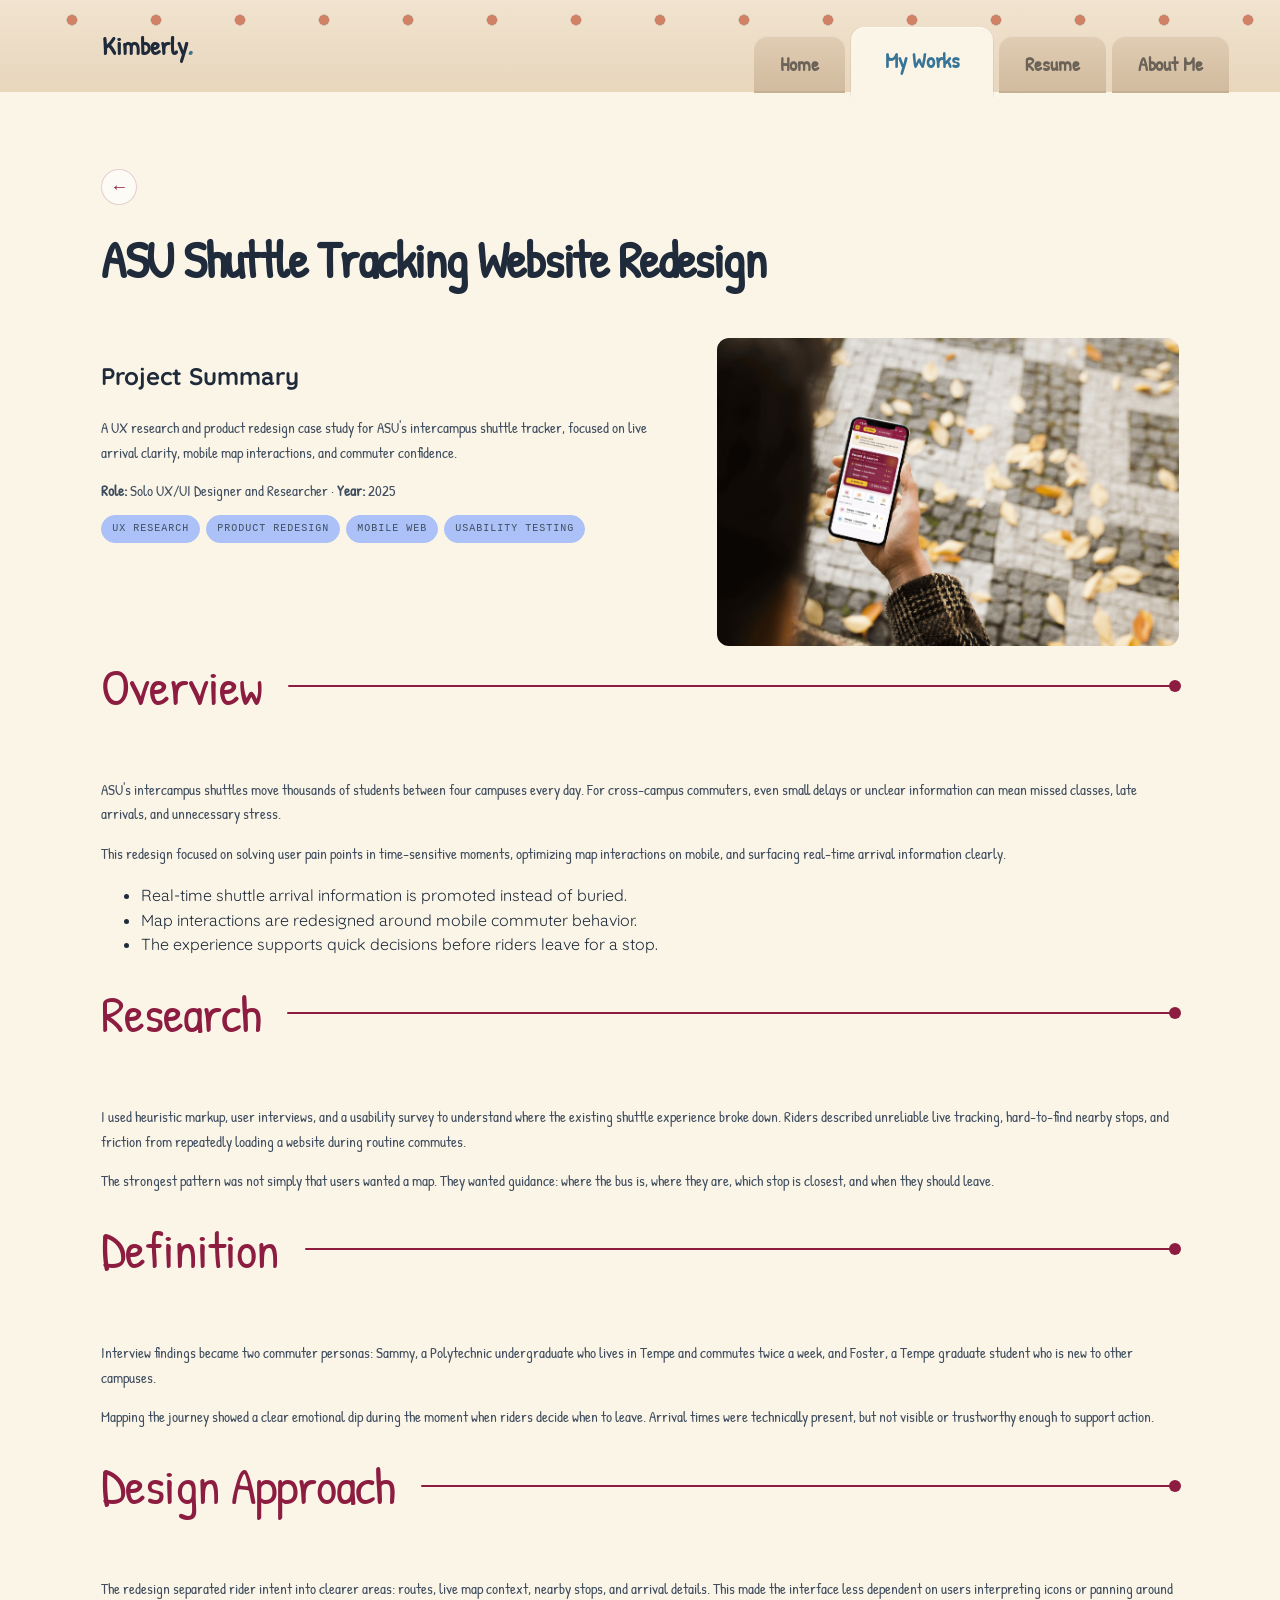
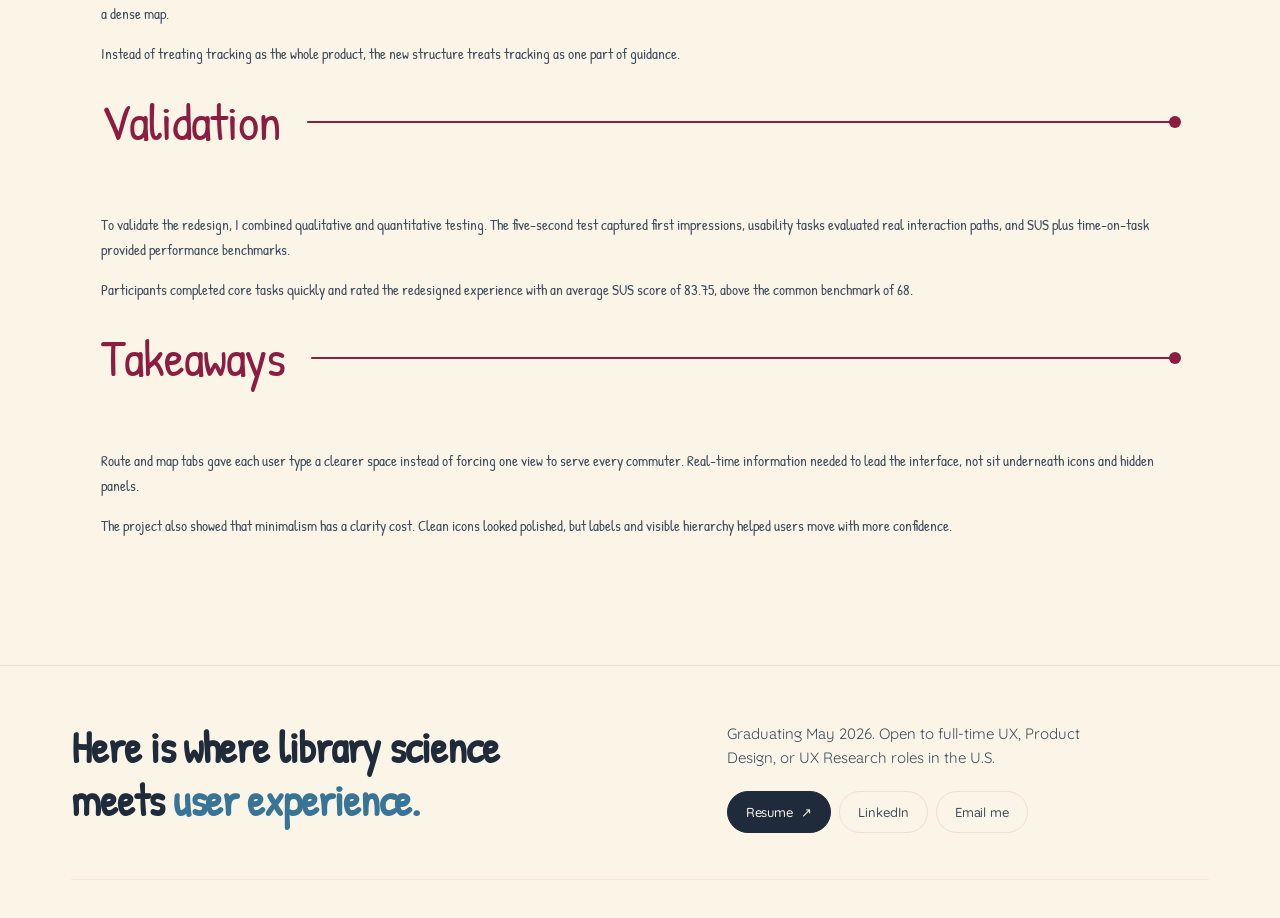
<file: project/asu-shuttle/index.html>
<!doctype html>
<html lang="en" data-font="patrick-hand">
<head>
<meta charset="utf-8" />
<meta name="viewport" content="width=device-width, initial-scale=1" />
<title>ASU Shuttle Tracking Website Redesign | Kimberly Chen</title>
<meta name="description" content="A UX research and product redesign case study for ASU's intercampus shuttle tracker, focused on live arrival clarity, mobile map interactions, and commuter confidence." />
<link rel="canonical" href="https://peichunisdesigning.github.io/Portfolio/project/asu-shuttle/" />
<meta property="og:type" content="article" />
<meta property="og:site_name" content="Kimberly Chen Portfolio" />
<meta property="og:title" content="ASU Shuttle Tracking Website Redesign" />
<meta property="og:description" content="A UX research and product redesign case study for ASU's intercampus shuttle tracker, focused on live arrival clarity, mobile map interactions, and commuter confidence." />
<meta property="og:image" content="https://peichunisdesigning.github.io/Portfolio/assets/shuttle-cover.jpeg" />
<meta property="og:url" content="https://peichunisdesigning.github.io/Portfolio/project/asu-shuttle/" />
<meta name="twitter:card" content="summary_large_image" />
<meta name="twitter:title" content="ASU Shuttle Tracking Website Redesign" />
<meta name="twitter:description" content="A UX research and product redesign case study for ASU's intercampus shuttle tracker, focused on live arrival clarity, mobile map interactions, and commuter confidence." />
<meta name="twitter:image" content="https://peichunisdesigning.github.io/Portfolio/assets/shuttle-cover.jpeg" />
<link rel="preconnect" href="https://fonts.googleapis.com" />
<link rel="preconnect" href="https://fonts.gstatic.com" crossorigin />
<link rel="stylesheet" href="https://fonts.googleapis.com/css2?family=Patrick+Hand&family=Quicksand:wght@300..700&display=swap" />
<link rel="stylesheet" href="../../styles.css?v=15" />
<link rel="stylesheet" href="../../case-study.css?v=3" />
<script type="application/ld+json">{"@context":"https://schema.org","@type":"CreativeWork","headline":"ASU Shuttle Tracking Website Redesign","name":"ASU Shuttle Tracking Website Redesign","description":"A UX research and product redesign case study for ASU's intercampus shuttle tracker, focused on live arrival clarity, mobile map interactions, and commuter confidence.","image":"https://peichunisdesigning.github.io/Portfolio/assets/shuttle-cover.jpeg","url":"https://peichunisdesigning.github.io/Portfolio/project/asu-shuttle/","author":{"@type":"Person","name":"Kimberly Chen"},"creator":{"@type":"Person","name":"Kimberly Chen"},"dateCreated":"2025","keywords":"UX Research, Product Redesign, Mobile Web, Usability Testing"}</script>
</head>
<body>
<div class="app-shell">
  <header class="nav-bar">
    <a class="site-id" href="../../">Kimberly<em>.</em></a>
    <nav class="nav" aria-label="Primary">
      <div class="nav-inner">
        <div class="nav-links">
          <a class="nav-link" href="../../">Home</a>
          <a class="nav-link is-active" href="../../#projects">My Works</a>
          <a class="nav-link is-resume" href="../../#resume">Resume</a>
          <a class="nav-link" href="../../#about">About Me</a>
        </div>
      </div>
    </nav>
  </header>

  <main class="page case" data-screen-label="Project · ASU Shuttle Tracker">
    <article>
      <section class="case-cover">
        <a class="case-back" href="../../#projects" aria-label="Back to works">←</a>
        <h1>ASU Shuttle Tracking Website Redesign</h1>
      </section>

      <section class="container case-section case-section--first">
        <div class="case-overview">
          <div>
            <h2>Project Summary</h2>
            <p>A UX research and product redesign case study for ASU's intercampus shuttle tracker, focused on live arrival clarity, mobile map interactions, and commuter confidence.</p>
            <p><strong>Role:</strong> Solo UX/UI Designer and Researcher · <strong>Year:</strong> 2025</p>
            <div class="project-tags"><span class="tag">UX Research</span><span class="tag">Product Redesign</span><span class="tag">Mobile Web</span><span class="tag">Usability Testing</span></div>
          </div>
          <div class="overview-img">
            <img src="../../assets/shuttle-cover.jpeg" alt="ASU Shuttle Tracker cover image" />
          </div>
        </div>
      </section>

      <section class="container case-section">
  <div class="case-h2"><h2>Overview</h2><span class="rule"></span></div>
  <p class="case-body">ASU's intercampus shuttles move thousands of students between four campuses every day. For cross-campus commuters, even small delays or unclear information can mean missed classes, late arrivals, and unnecessary stress.</p>
<p class="case-body">This redesign focused on solving user pain points in time-sensitive moments, optimizing map interactions on mobile, and surfacing real-time arrival information clearly.</p>
  <ul><li>Real-time shuttle arrival information is promoted instead of buried.</li><li>Map interactions are redesigned around mobile commuter behavior.</li><li>The experience supports quick decisions before riders leave for a stop.</li></ul>
</section>
<section class="container case-section">
  <div class="case-h2"><h2>Research</h2><span class="rule"></span></div>
  <p class="case-body">I used heuristic markup, user interviews, and a usability survey to understand where the existing shuttle experience broke down. Riders described unreliable live tracking, hard-to-find nearby stops, and friction from repeatedly loading a website during routine commutes.</p>
<p class="case-body">The strongest pattern was not simply that users wanted a map. They wanted guidance: where the bus is, where they are, which stop is closest, and when they should leave.</p>
  
</section>
<section class="container case-section">
  <div class="case-h2"><h2>Definition</h2><span class="rule"></span></div>
  <p class="case-body">Interview findings became two commuter personas: Sammy, a Polytechnic undergraduate who lives in Tempe and commutes twice a week, and Foster, a Tempe graduate student who is new to other campuses.</p>
<p class="case-body">Mapping the journey showed a clear emotional dip during the moment when riders decide when to leave. Arrival times were technically present, but not visible or trustworthy enough to support action.</p>
  
</section>
<section class="container case-section">
  <div class="case-h2"><h2>Design Approach</h2><span class="rule"></span></div>
  <p class="case-body">The redesign separated rider intent into clearer areas: routes, live map context, nearby stops, and arrival details. This made the interface less dependent on users interpreting icons or panning around a dense map.</p>
<p class="case-body">Instead of treating tracking as the whole product, the new structure treats tracking as one part of guidance.</p>
  
</section>
<section class="container case-section">
  <div class="case-h2"><h2>Validation</h2><span class="rule"></span></div>
  <p class="case-body">To validate the redesign, I combined qualitative and quantitative testing. The five-second test captured first impressions, usability tasks evaluated real interaction paths, and SUS plus time-on-task provided performance benchmarks.</p>
<p class="case-body">Participants completed core tasks quickly and rated the redesigned experience with an average SUS score of 83.75, above the common benchmark of 68.</p>
  
</section>
<section class="container case-section">
  <div class="case-h2"><h2>Takeaways</h2><span class="rule"></span></div>
  <p class="case-body">Route and map tabs gave each user type a clearer space instead of forcing one view to serve every commuter. Real-time information needed to lead the interface, not sit underneath icons and hidden panels.</p>
<p class="case-body">The project also showed that minimalism has a clarity cost. Clean icons looked polished, but labels and visible hierarchy helped users move with more confidence.</p>
  
</section>
    </article>
  </main>

  <footer class="foot">
    <div class="container">
      <div class="foot-grid">
        <h2 class="foot-cta">Here is where library science<br/>meets <em>user experience.</em></h2>
        <div>
          <p class="foot-text">Graduating May 2026. Open to full-time UX, Product Design, or UX Research roles in the U.S.</p>
          <div class="foot-actions">
            <a href="../../assets/Kimberly_Chen_Resume.pdf" target="_blank" rel="noopener noreferrer" class="btn solid">Resume <span class="arrow">↗</span></a>
            <a href="https://www.linkedin.com/in/peichunchen" target="_blank" rel="noopener noreferrer" class="btn ghost">LinkedIn</a>
            <a href="mailto:kimberlychen122489@gmail.com" class="btn ghost">Email me</a>
          </div>
        </div>
      </div>
    </div>
  </footer>
</div>
</body>
</html>
</file>
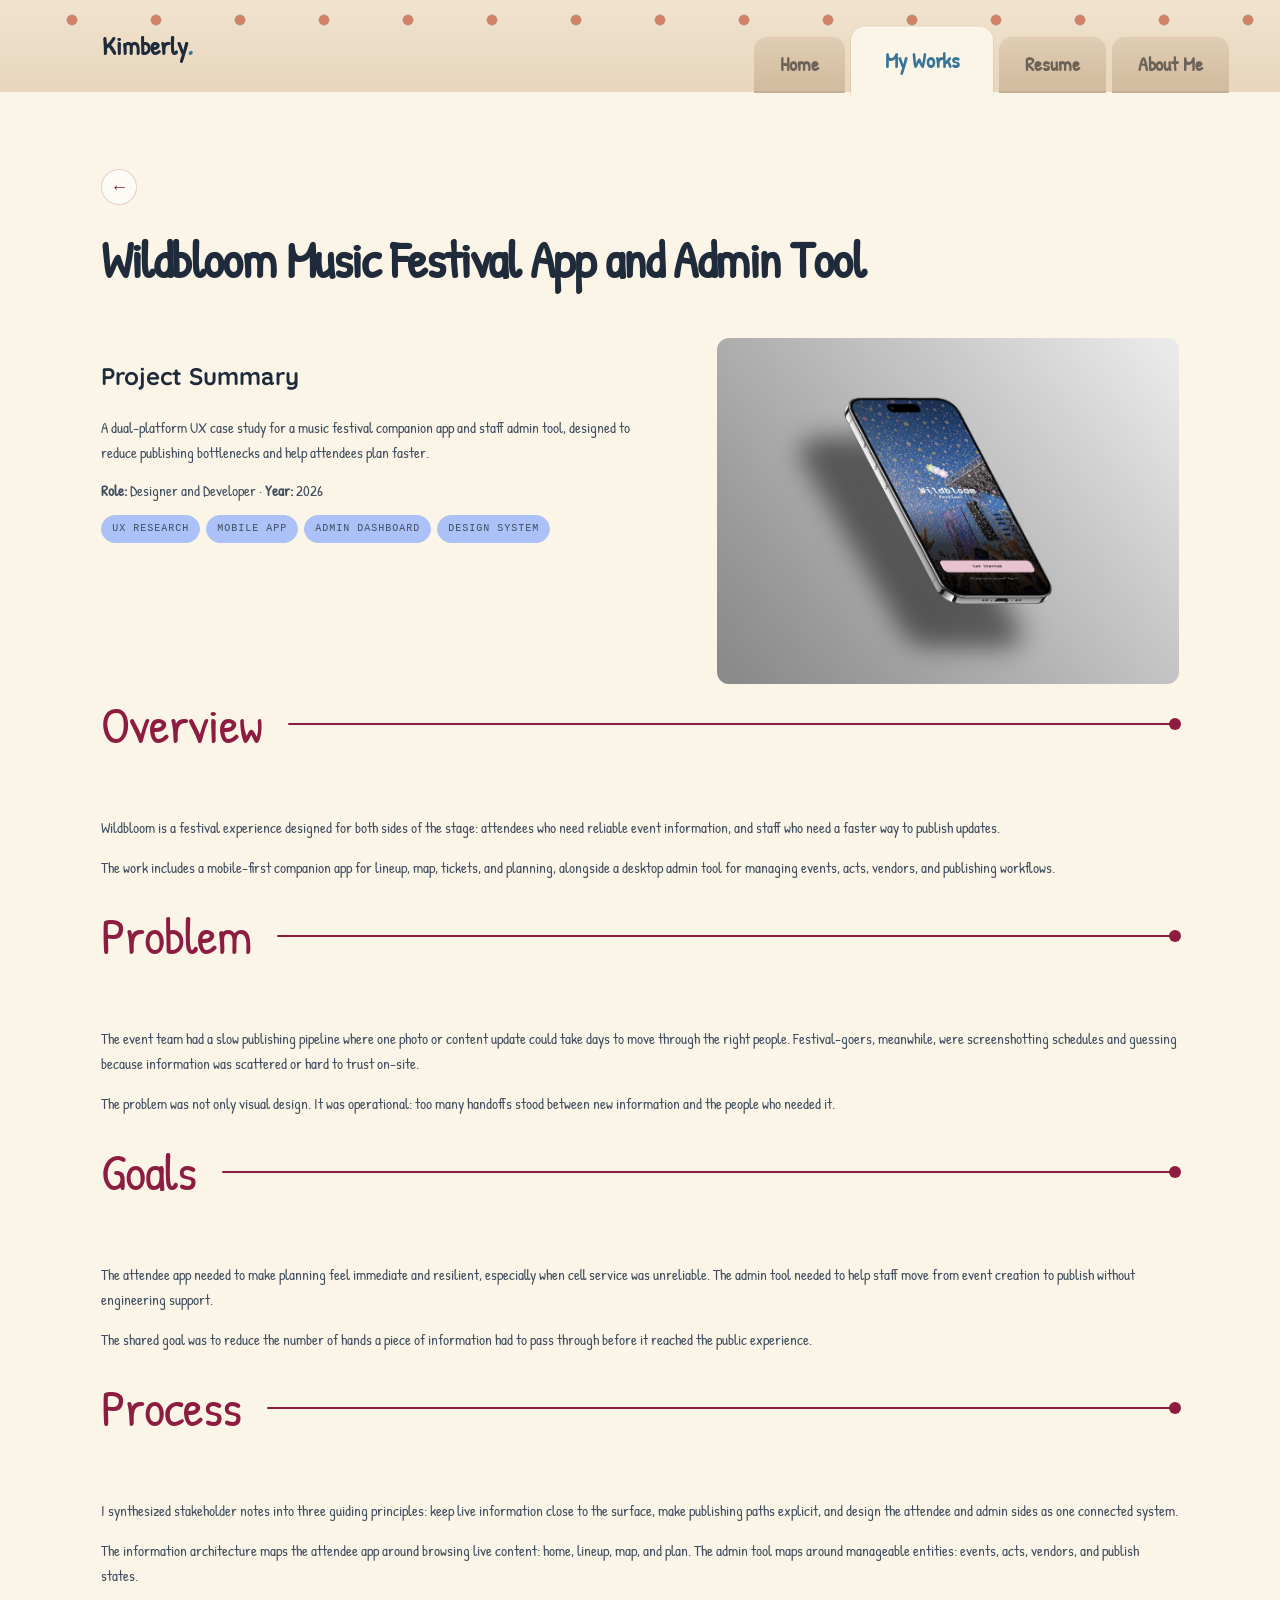
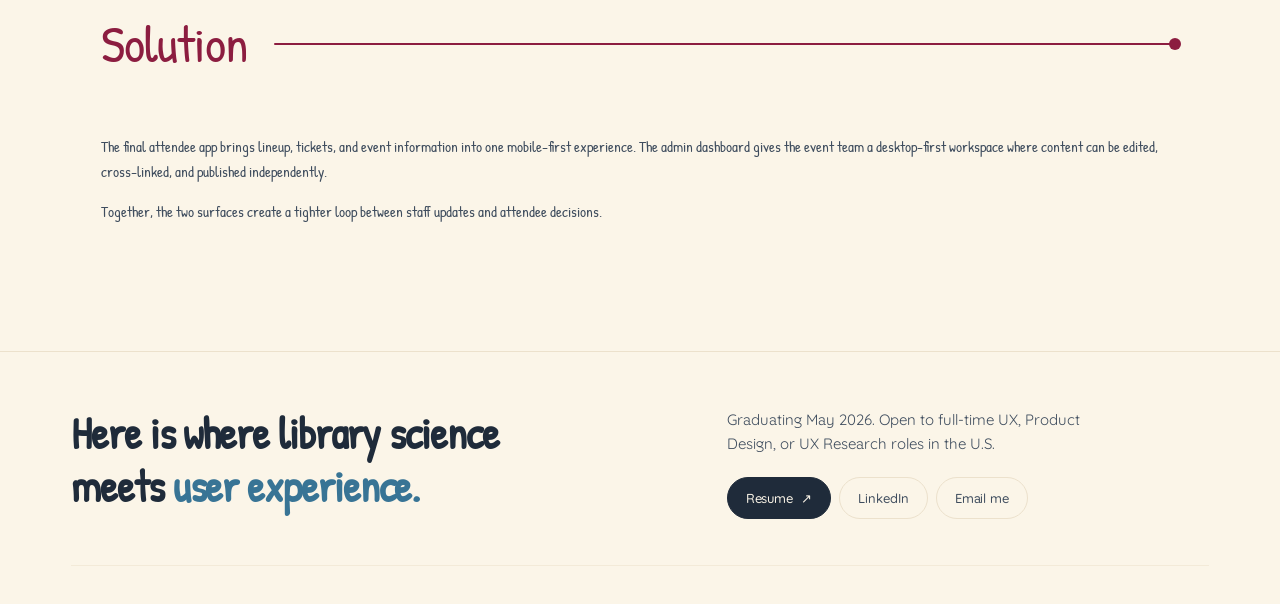
<file: project/studio-site/index.html>
<!doctype html>
<html lang="en" data-font="patrick-hand">
<head>
<meta charset="utf-8" />
<meta name="viewport" content="width=device-width, initial-scale=1" />
<title>Wildbloom Music Festival App and Admin Tool | Kimberly Chen</title>
<meta name="description" content="A dual-platform UX case study for a music festival companion app and staff admin tool, designed to reduce publishing bottlenecks and help attendees plan faster." />
<link rel="canonical" href="https://peichunisdesigning.github.io/Portfolio/project/studio-site/" />
<meta property="og:type" content="article" />
<meta property="og:site_name" content="Kimberly Chen Portfolio" />
<meta property="og:title" content="Wildbloom Music Festival App and Admin Tool" />
<meta property="og:description" content="A dual-platform UX case study for a music festival companion app and staff admin tool, designed to reduce publishing bottlenecks and help attendees plan faster." />
<meta property="og:image" content="https://peichunisdesigning.github.io/Portfolio/assets/wildbloom-cover.png" />
<meta property="og:url" content="https://peichunisdesigning.github.io/Portfolio/project/studio-site/" />
<meta name="twitter:card" content="summary_large_image" />
<meta name="twitter:title" content="Wildbloom Music Festival App and Admin Tool" />
<meta name="twitter:description" content="A dual-platform UX case study for a music festival companion app and staff admin tool, designed to reduce publishing bottlenecks and help attendees plan faster." />
<meta name="twitter:image" content="https://peichunisdesigning.github.io/Portfolio/assets/wildbloom-cover.png" />
<link rel="preconnect" href="https://fonts.googleapis.com" />
<link rel="preconnect" href="https://fonts.gstatic.com" crossorigin />
<link rel="stylesheet" href="https://fonts.googleapis.com/css2?family=Patrick+Hand&family=Quicksand:wght@300..700&display=swap" />
<link rel="stylesheet" href="../../styles.css?v=15" />
<link rel="stylesheet" href="../../case-study.css?v=3" />
<script type="application/ld+json">{"@context":"https://schema.org","@type":"CreativeWork","headline":"Wildbloom Music Festival App and Admin Tool","name":"Wildbloom Music Festival App and Admin Tool","description":"A dual-platform UX case study for a music festival companion app and staff admin tool, designed to reduce publishing bottlenecks and help attendees plan faster.","image":"https://peichunisdesigning.github.io/Portfolio/assets/wildbloom-cover.png","url":"https://peichunisdesigning.github.io/Portfolio/project/studio-site/","author":{"@type":"Person","name":"Kimberly Chen"},"creator":{"@type":"Person","name":"Kimberly Chen"},"dateCreated":"2026","keywords":"UX Research, Mobile App, Admin Dashboard, Design System"}</script>
</head>
<body>
<div class="app-shell">
  <header class="nav-bar">
    <a class="site-id" href="../../">Kimberly<em>.</em></a>
    <nav class="nav" aria-label="Primary">
      <div class="nav-inner">
        <div class="nav-links">
          <a class="nav-link" href="../../">Home</a>
          <a class="nav-link is-active" href="../../#projects">My Works</a>
          <a class="nav-link is-resume" href="../../#resume">Resume</a>
          <a class="nav-link" href="../../#about">About Me</a>
        </div>
      </div>
    </nav>
  </header>

  <main class="page case" data-screen-label="Project · Wildbloom Music Festival">
    <article>
      <section class="case-cover">
        <a class="case-back" href="../../#projects" aria-label="Back to works">←</a>
        <h1>Wildbloom Music Festival App and Admin Tool</h1>
      </section>

      <section class="container case-section case-section--first">
        <div class="case-overview">
          <div>
            <h2>Project Summary</h2>
            <p>A dual-platform UX case study for a music festival companion app and staff admin tool, designed to reduce publishing bottlenecks and help attendees plan faster.</p>
            <p><strong>Role:</strong> Designer and Developer · <strong>Year:</strong> 2026</p>
            <div class="project-tags"><span class="tag">UX Research</span><span class="tag">Mobile App</span><span class="tag">Admin Dashboard</span><span class="tag">Design System</span></div>
          </div>
          <div class="overview-img">
            <img src="../../assets/wildbloom-cover.png" alt="Wildbloom Music Festival cover image" />
          </div>
        </div>
      </section>

      <section class="container case-section">
  <div class="case-h2"><h2>Overview</h2><span class="rule"></span></div>
  <p class="case-body">Wildbloom is a festival experience designed for both sides of the stage: attendees who need reliable event information, and staff who need a faster way to publish updates.</p>
<p class="case-body">The work includes a mobile-first companion app for lineup, map, tickets, and planning, alongside a desktop admin tool for managing events, acts, vendors, and publishing workflows.</p>
  
</section>
<section class="container case-section">
  <div class="case-h2"><h2>Problem</h2><span class="rule"></span></div>
  <p class="case-body">The event team had a slow publishing pipeline where one photo or content update could take days to move through the right people. Festival-goers, meanwhile, were screenshotting schedules and guessing because information was scattered or hard to trust on-site.</p>
<p class="case-body">The problem was not only visual design. It was operational: too many handoffs stood between new information and the people who needed it.</p>
  
</section>
<section class="container case-section">
  <div class="case-h2"><h2>Goals</h2><span class="rule"></span></div>
  <p class="case-body">The attendee app needed to make planning feel immediate and resilient, especially when cell service was unreliable. The admin tool needed to help staff move from event creation to publish without engineering support.</p>
<p class="case-body">The shared goal was to reduce the number of hands a piece of information had to pass through before it reached the public experience.</p>
  
</section>
<section class="container case-section">
  <div class="case-h2"><h2>Process</h2><span class="rule"></span></div>
  <p class="case-body">I synthesized stakeholder notes into three guiding principles: keep live information close to the surface, make publishing paths explicit, and design the attendee and admin sides as one connected system.</p>
<p class="case-body">The information architecture maps the attendee app around browsing live content: home, lineup, map, and plan. The admin tool maps around manageable entities: events, acts, vendors, and publish states.</p>
  
</section>
<section class="container case-section">
  <div class="case-h2"><h2>Solution</h2><span class="rule"></span></div>
  <p class="case-body">The final attendee app brings lineup, tickets, and event information into one mobile-first experience. The admin dashboard gives the event team a desktop-first workspace where content can be edited, cross-linked, and published independently.</p>
<p class="case-body">Together, the two surfaces create a tighter loop between staff updates and attendee decisions.</p>
  
</section>
    </article>
  </main>

  <footer class="foot">
    <div class="container">
      <div class="foot-grid">
        <h2 class="foot-cta">Here is where library science<br/>meets <em>user experience.</em></h2>
        <div>
          <p class="foot-text">Graduating May 2026. Open to full-time UX, Product Design, or UX Research roles in the U.S.</p>
          <div class="foot-actions">
            <a href="../../assets/Kimberly_Chen_Resume.pdf" target="_blank" rel="noopener noreferrer" class="btn solid">Resume <span class="arrow">↗</span></a>
            <a href="https://www.linkedin.com/in/peichunchen" target="_blank" rel="noopener noreferrer" class="btn ghost">LinkedIn</a>
            <a href="mailto:kimberlychen122489@gmail.com" class="btn ghost">Email me</a>
          </div>
        </div>
      </div>
    </div>
  </footer>
</div>
</body>
</html>
</file>
<file: styles.css>
/* ============ Tokens ============ */
:root {
  --bg: #fbf5e8;
  --bg-elev: #f6e1d4;
  --ink: #1f2b3a;
  --ink-2: #3f4d5e;
  --ink-3: #8a8273;
  --line: #ece1cc;
  --line-2: #f3ead8;
  --accent: #387495;
  --accent-soft: #f6e1d4;
  --blob-1: #abc1f7;
  --blob-2: #f6e1d4;
  --blob-3: #387495;
  --dot: rgba(56, 116, 149, 0.12);

  /* Nav (notebook tab) — overridable per palette */
  --nav-bg-top: #f1e3cf;
  --nav-bg-bot: #e8d6bd;
  --nav-binding: #c45a3a;
  --nav-tab-top: #e0cdb4;
  --nav-tab-bot: #d1ba9d;
  --nav-tab-ink: #6b6258;

  --serif: "Patrick Hand", "Segoe Print", "Bradley Hand", cursive;
  --sans: "Quicksand", "Avenir Next", "Segoe UI", -apple-system, BlinkMacSystemFont, sans-serif;
  --mono: "JetBrains Mono", "IBM Plex Mono", ui-monospace, monospace;

  /* Fraunces variation axes — adjusted per element class below */
  --fr-display: "opsz" 144, "SOFT" 100, "WONK" 1;
  --fr-mid:     "opsz" 72,  "SOFT" 100, "WONK" 1;
  --fr-body:    "opsz" 20,  "SOFT" 60,  "WONK" 0;

  --radius: 4px;
  --radius-lg: 12px;
  --pad-page: clamp(20px, 4vw, 56px);
  --max: 1240px;
}

[data-theme="dark"] {
  --bg: #1d1812;
  --bg-elev: #25201a;
  --ink: #f5ede0;
  --ink-2: #c9bfb1;
  --ink-3: #8a7f72;
  --line: #3a3127;
  --line-2: #2c2520;
  --accent-soft: #4a2f20;
}

* { box-sizing: border-box; }
html, body { margin: 0; padding: 0; }
body {
  background: var(--bg);
  background-image: radial-gradient(circle at 1px 1px, var(--dot) 1.2px, transparent 0);
  background-size: 22px 22px;
  background-attachment: fixed;
  color: var(--ink);
  font-family: var(--sans);
  font-size: 16px;
  line-height: 1.55;
  font-feature-settings: "ss01", "ss02";
  -webkit-font-smoothing: antialiased;
  text-rendering: optimizeLegibility;
  transition: background-color 0.4s ease, color 0.4s ease;
}

a { color: inherit; text-decoration: none; }
button { font-family: inherit; cursor: pointer; }

/* ============ Legacy font tuning ============ */
[data-font="fraunces"] .hero-name,
[data-font="fraunces"] .section-title,
[data-font="fraunces"] .project-title,
[data-font="fraunces"] .foot-cta,
[data-font="fraunces"] .index-row .name {
  font-variation-settings: var(--fr-display);
  letter-spacing: -0.028em;
}
[data-font="fraunces"] .site-id,
[data-font="fraunces"] .nav-link,
[data-font="fraunces"] .nav-link.is-active,
[data-font="fraunces"] .resume-entry h4 {
  font-variation-settings: "opsz" 30, "SOFT" 80, "WONK" 1;
}
[data-font="fraunces"] .ticker {
  font-variation-settings: var(--fr-display);
}
[data-font="fraunces"] .hero-sub,
[data-font="fraunces"] .hero-role,
[data-font="fraunces"] .project-tagline,
[data-font="fraunces"] .about-prose {
  font-variation-settings: var(--fr-mid);
  font-weight: 400;
}
[data-font="fraunces"] .hero-name em,
[data-font="fraunces"] .section-title em,
[data-font="fraunces"] .project-title em,
[data-font="fraunces"] .index-row .name em,
[data-font="fraunces"] .foot-cta em,
[data-font="fraunces"] .resume-entry h4 em {
  font-style: italic;
  font-variation-settings: var(--fr-display);
  display: inline;
}

/* Make sure all serif em stay inline — design-mode chrome can otherwise
   promote them to block, breaking flex parents like .site-id */
[data-font="fraunces"] .site-id em,
[data-font="fraunces"] .project-tagline em,
[data-font="fraunces"] .hero-role em,
[data-font="fraunces"] .hero-sub em,
[data-font="fraunces"] .about-prose em {
  display: inline;
  font-style: italic;
}

[data-font="fraunces"] .about-prose .small {
  font-variation-settings: normal; /* sans body — unaffected */
}

/* Patrick Hand only ships as a single weight, so these heavier values
   rely on browser synthetic bolding for stronger title emphasis. */
[data-font="patrick-hand"] .site-id,
[data-font="patrick-hand"] .nav-link,
[data-font="patrick-hand"] .hero-name,
[data-font="patrick-hand"] .section-title,
[data-font="patrick-hand"] .project-title,
[data-font="patrick-hand"] .foot-cta,
[data-font="patrick-hand"] .index-row .name,
[data-font="patrick-hand"] .resume-entry h4 {
  font-weight: 600;
}

/* All-Fraunces mode: body / inline UI also uses Fraunces at small opsz */
[data-font="fraunces"] body,
[data-font="fraunces"] .hero-bio,
[data-font="fraunces"] .project-desc,
[data-font="fraunces"] .resume-entry p,
[data-font="fraunces"] .resume-entry ul,
[data-font="fraunces"] .foot-text,
[data-font="fraunces"] .about-prose .small,
[data-font="fraunces"] .btn,
[data-font="fraunces"] .resume-meta dd,
[data-font="fraunces"] .resume-summary,
[data-font="fraunces"] .projects-intro,
[data-font="fraunces"] .hero-meta div span,
[data-font="fraunces"] .index-row .meta {
  font-family: var(--serif);
  font-variation-settings: var(--fr-body);
  letter-spacing: -0.005em;
}

/* Slight up-tweak so body Fraunces reads at parity with Switzer */
[data-font="fraunces"] body {
  font-size: 16.5px;
  line-height: 1.6;
}
[data-font="fraunces"] .hero-bio {
  font-size: 19px;
  line-height: 1.55;
}
[data-font="fraunces"] .project-desc,
[data-font="fraunces"] .foot-text {
  font-size: 16px;
}
[data-font="fraunces"] .btn {
  font-size: 14px;
  letter-spacing: 0;
}

/* ============ Nav ============ */
.app-shell {
  min-height: 100vh;
  display: flex;
  flex-direction: column;
}

/* ---------- Notebook-tab nav ---------- */
.nav-bar {
  position: relative;
  z-index: 50;
  display: flex;
  align-items: flex-end;
  justify-content: space-between;
  height: 92px;
  padding: 0 var(--pad-page);
  background: var(--nav-bg-top);
  background-image: linear-gradient(to bottom, var(--nav-bg-top), var(--nav-bg-bot));
}
.nav-bar::before {
  content: "";
  position: absolute;
  top: 14px; left: 0; right: 0;
  height: 12px;
  background-image: radial-gradient(circle, var(--nav-binding) 0 5px, rgba(0,0,0,0.18) 5px 5.5px, transparent 6px);
  background-repeat: repeat-x;
  background-size: 84px 12px;
  background-position: 30px 0;
  opacity: 0.7;
  pointer-events: none;
}

.nav {
  display: flex;
  align-items: flex-end;
  height: 100%;
}
.nav::before { content: none; }
.nav::after { content: none; }
.nav-inner {
  pointer-events: auto;
  display: inline-flex;
  align-items: flex-end;
  gap: 6px;
  padding: 0;
  background: transparent;
  border: none;
  border-radius: 0;
  box-shadow: none;
  height: 100%;
}
.nav-mark { display: none; }
.nav-links {
  display: flex;
  align-items: flex-end;
  gap: 6px;
  font-family: var(--serif);   /* anca */
  font-weight: 400;
  font-style: normal;
}
.nav-link {
  padding: 12px 26px 14px;
  margin-bottom: -1px;
  border-radius: 14px 14px 0 0;
  color: var(--nav-tab-ink);
  font-family: var(--serif);
  font-size: 20px;
  font-weight: 400;
  letter-spacing: -0.005em;
  border: none;
  background: var(--nav-tab-top);
  background-image: linear-gradient(to bottom, var(--nav-tab-top), var(--nav-tab-bot));
  box-shadow:
    inset 0 1px 0 rgba(255,255,255,0.28),
    inset 0 -2px 0 rgba(0,0,0,0.06);
  transition: color 0.18s ease, background-color 0.18s ease;
  position: relative;
  z-index: 1;
}
/* tab dashed stitching disabled */
.nav-link::before { content: none; }
.nav-link:hover {
  color: var(--ink);
}
.nav-link.is-active {
  background: var(--bg);
  background-image: none;
  color: var(--accent);
  font-size: 22px;
  padding: 16px 34px 20px;   /* taller + wider + 5px extra at bottom so it pokes into content */
  margin-bottom: -5px;        /* extend bottom edge 5px below the strip, into the page (same color = seamless) */
  z-index: 5;                 /* sit above other tabs */
  box-shadow:
    inset 0 1px 0 rgba(255,255,255,0.55),
    -1px 0 0 rgba(0,0,0,0.05),
    1px 0 0 rgba(0,0,0,0.05);
}
.nav-link.is-active::before { content: none; }
.nav-link.is-active::after { content: none; }
.nav-link.is-active::after {
  /* removed orange focus dot — active state shown by tab lift + color */
  content: none;
}
.nav-link.is-resume { background-image: linear-gradient(to bottom, var(--nav-tab-top), var(--nav-tab-bot)); color: var(--nav-tab-ink); }
.nav-link.is-resume.is-active { background: var(--bg); background-image: none; color: var(--accent); }

/* Site-id sits in the notebook strip, top-left */
.site-id {
  position: static;
  z-index: 60;
  height: auto;
  height: 92px;
  padding: 0 var(--pad-page);
  display: flex;
  align-items: center;
  font-family: var(--serif);
  font-size: 26px;
  font-weight: 500;
  font-style: normal;
  letter-spacing: -0.01em;
  color: var(--ink);
  pointer-events: auto;
  cursor: pointer;
}
.site-id em { font-style: italic; color: var(--accent); }

@media (max-width: 720px) {
  .nav-bar {
    gap: 10px;
    overflow: hidden;
    padding: 0 12px;
  }
  .site-id {
    flex: 0 0 auto;
    padding: 0;
  }
  .nav {
    flex: 1 1 auto;
    height: 76px;
    min-width: 0;
    overflow-x: auto;
    padding: 0;
    scrollbar-width: none;
  }
  .nav::-webkit-scrollbar { display: none; }
  .nav-links {
    gap: 4px;
    min-width: max-content;
  }
  .nav-link { padding: 12px 16px; font-size: 14px; white-space: nowrap; }
  .nav-link.is-active { padding: 18px 18px 14px; }
  .nav-tail { font-size: 11px; padding-bottom: 14px; }
}

/* ============ Page transitions ============ */
.page {
  animation: pageIn 0.5s cubic-bezier(0.2, 0.7, 0.2, 1) both;
  flex: 1;
}
@keyframes pageIn {
  from { opacity: 0; transform: translateY(10px); }
  to { opacity: 1; transform: translateY(0); }
}

/* ============ Containers ============ */
.container {
  max-width: var(--max);
  margin: 0 auto;
  padding: 0 var(--pad-page);
}

/* ============ Hero ============ */
.hero {
  padding: clamp(60px, 10vw, 140px) var(--pad-page) clamp(40px, 6vw, 96px);
  position: relative;
}
.hero-card {
  max-width: var(--max);
  margin: 0 auto;
  position: relative;
  background: transparent;
  padding: 0;
  border-radius: 0;
  overflow: visible;
}
.hero-card::before,
.hero-card::after,
.hero-card .corner-tl,
.hero-card .corner-tr { display: none; }

.paperclip {
  position: absolute;
  top: -14px;
  right: 32px;
  width: 50px; height: 80px;
  z-index: 5;
  transform: rotate(8deg);
  pointer-events: none;
}
.hero-grid {
  display: block;
}
.hero-name {
  font-family: var(--serif);
  font-size: clamp(38px, 5.6vw, 72px);
  line-height: 1.15;
  letter-spacing: -0.02em;
  margin: 0 0 28px;
  font-weight: 400;
  font-style: normal;
  color: var(--ink);
  max-width: 32ch;
}
.hero-name em {
  font-style: normal;
  color: var(--accent);
}

/* Highlighter marker on hero phrase — flat horizontal stripe, hand-drawn edges */
.hero-name .hl {
  position: relative;
  display: inline;
  white-space: normal;
  -webkit-box-decoration-break: clone;
  box-decoration-break: clone;
}
.hero-name .hl::before {
  content: "";
  position: absolute;
  left: -0.12em;
  right: -0.12em;
  top: 0.22em;
  bottom: 0.06em;
  background-color: #abc1f7;
  /* SVG mask for slightly uneven top/bottom edges, like a marker stroke */
  -webkit-mask-image: url("data:image/svg+xml;utf8,<svg xmlns='http://www.w3.org/2000/svg' viewBox='0 0 600 100' preserveAspectRatio='none'><path d='M0,9 Q60,4 120,8 T240,6 T360,10 T480,5 T600,8 L600,92 Q540,96 480,93 T360,94 T240,90 T120,95 T0,92 Z' fill='black'/></svg>");
          mask-image: url("data:image/svg+xml;utf8,<svg xmlns='http://www.w3.org/2000/svg' viewBox='0 0 600 100' preserveAspectRatio='none'><path d='M0,9 Q60,4 120,8 T240,6 T360,10 T480,5 T600,8 L600,92 Q540,96 480,93 T360,94 T240,90 T120,95 T0,92 Z' fill='black'/></svg>");
  -webkit-mask-size: 100% 100%;
          mask-size: 100% 100%;
  -webkit-mask-repeat: no-repeat;
          mask-repeat: no-repeat;
  border-radius: 0;
  opacity: 0.58;
  transform-origin: left center;
  transform: scaleX(0);
  z-index: -1;
  mix-blend-mode: multiply;
  animation: hl-draw 1.05s 0.55s cubic-bezier(0.7, 0.02, 0.3, 1) forwards;
}
.hero-name .hl::after { content: none; }
.hero-name .hl-text {
  position: relative;
  z-index: 1;
}
@keyframes hl-draw {
  0%   { transform: scaleX(0); }
  60%  { transform: scaleX(1.02); }
  100% { transform: scaleX(1); }
}
@media (prefers-reduced-motion: reduce) {
  .hero-name .hl::before {
    animation: none;
    transform: scaleX(1);
  }
}
.hero-role {
  font-family: var(--serif);
  font-style: italic;
  font-size: clamp(20px, 2.4vw, 28px);
  color: var(--ink-2);
  line-height: 1.3;
  margin: 0 0 28px;
  font-weight: 400;
}
.u-highlight {
  background-color: #abc1f7;
  padding: 0 4px;
  border-radius: 2px;
}

.hero-bio {
  font-size: 18px;
  line-height: 1.55;
  color: var(--ink-2);
  margin: 0 0 28px;
}
.hero-sub {
  font-family: var(--serif);
  font-size: clamp(16px, 1.8vw, 22px);
  line-height: 1.5;
  color: var(--ink-2);
  margin: 12px 0 0;
  font-weight: 400;
}
.hero-meta {
  display: flex;
  gap: 28px;
  flex-wrap: wrap;
  font-family: var(--mono);
  font-size: 11px;
  letter-spacing: 0.06em;
  text-transform: uppercase;
  color: var(--ink-3);
}
.hero-meta div span {
  display: block;
  color: var(--ink);
  text-transform: none;
  letter-spacing: -0.01em;
  font-family: var(--sans);
  font-size: 14px;
  margin-top: 4px;
}
.hero-portrait {
  aspect-ratio: 1;
  background: var(--bg-elev);
  border-radius: 12px;
  position: relative;
  overflow: visible;
  border: 1px solid var(--line);
  box-shadow: 0 12px 30px -16px rgba(40, 28, 20, 0.2);
  padding: 18px 18px 28px;
}
.hero-portrait .ph-frame {
  width: 100%; height: 100%;
  border-radius: 8px;
  overflow: hidden;
  position: relative;
}
.hero-portrait .ph-name {
  position: absolute;
  bottom: 6px; left: 0; right: 0;
  text-align: center;
  font-family: var(--sans);
  font-size: 11px;
  font-weight: 600;
  letter-spacing: 0.18em;
  color: var(--accent);
}
.blob {
  position: absolute;
  z-index: -1;
  pointer-events: none;
  opacity: 0.7;
}
.blob.b1 { width: 120px; height: 120px; background: var(--blob-3); border-radius: 60% 40% 55% 45% / 50% 60% 40% 50%; top: -20px; right: -30px; }
.blob.b2 { width: 140px; height: 140px; background: var(--blob-2); border-radius: 50% 50% 40% 60% / 60% 40% 60% 40%; bottom: -20px; left: -36px; }

/* Striped placeholder */
.placeholder {
  width: 100%;
  height: 100%;
  background:
    repeating-linear-gradient(
      135deg,
      transparent 0 14px,
      color-mix(in oklab, var(--ink) 4%, transparent) 14px 15px
    ),
    var(--bg-elev);
  display: flex;
  align-items: center;
  justify-content: center;
  color: var(--ink-3);
  font-family: var(--mono);
  font-size: 11px;
  letter-spacing: 0.1em;
  text-transform: uppercase;
}
.placeholder.is-dark {
  background:
    repeating-linear-gradient(
      135deg,
      transparent 0 14px,
      color-mix(in oklab, var(--ink) 8%, transparent) 14px 15px
    ),
    color-mix(in oklab, var(--accent-soft) 35%, var(--bg-elev));
}

@media (max-width: 800px) {
  .hero-grid { grid-template-columns: 1fr; gap: 32px; }
  .hero-portrait { aspect-ratio: 4/3; }
  .hero-meta { gap: 18px; }
  .hero {
    padding: 52px var(--pad-page) 36px;
  }
  .hero-name {
    font-size: clamp(28px, 10vw, 48px);
    line-height: 1.08;
    max-width: 10ch;
    margin-bottom: 18px;
  }
  .hero-sub {
    font-size: 15px;
    line-height: 1.6;
    max-width: 100%;
  }
}

/* ============ Section header ============ */
.section {
  padding: clamp(56px, 8vw, 96px) 0;
}
.section-head {
  display: flex;
  align-items: baseline;
  justify-content: space-between;
  gap: 24px;
  border-bottom: 1px solid var(--line);
  padding-bottom: 18px;
  margin-bottom: clamp(28px, 4vw, 48px);
}
.section-head--lg { margin-bottom: 56px; }
.section-head--sm { margin-bottom: 32px; }
.section-head--no-line { border-bottom: none; padding-bottom: 0; }

.projects-cta { margin-top: 56px; text-align: center; }
.projects-page-header { margin-bottom: 64px; }
.projects-page-title { font-size: clamp(32px, 4.4vw, 52px); }
.projects-intro { max-width: 52ch; color: var(--ink-2); font-size: 16px; margin-top: 24px; margin-bottom: 0; }
.resume-summary { font-size: 15px; line-height: 1.65; color: var(--ink-2); margin: 0; }
.ticker-row { display: inline-flex; gap: 48px; }
.ticker-item { display: inline-flex; gap: 48px; align-items: center; }
.projects-list[data-variant="indexed"] .project-num { margin: 0; align-self: center; }
.resume-pdf iframe { border: none; }

.section-title {
  font-family: var(--serif);
  font-size: clamp(32px, 4.4vw, 52px);
  letter-spacing: -0.02em;
  font-weight: 400;
  margin: 0;
  line-height: 1;
}
.section-title em { font-style: normal; color: var(--accent); }
.section-tag {
  font-family: var(--mono);
  font-size: 11px;
  letter-spacing: 0.16em;
  text-transform: uppercase;
  color: var(--ink-3);
}

/* ============ Projects (featured) ============ */
.projects-list {
  display: flex;
  flex-direction: column;
  gap: clamp(48px, 7vw, 96px);
}
.project {
  display: grid;
  grid-template-columns: 5fr 7fr;
  gap: clamp(24px, 4vw, 56px);
  align-items: start;
}
.project.reverse { grid-template-columns: 7fr 5fr; }
.project.reverse .project-text { order: 2; }
.project.reverse .project-cover { order: 1; }

.project-text { padding-top: 6px; }
.project-num {
  font-family: var(--mono);
  font-size: 11px;
  letter-spacing: 0.16em;
  text-transform: uppercase;
  color: var(--ink-3);
  display: flex;
  gap: 12px;
  align-items: center;
  margin-bottom: 18px;
}
.project-num::after {
  content: "";
  flex: 1;
  height: 1px;
  background: var(--line);
  max-width: 80px;
}
.project-title {
  font-family: var(--serif);
  font-size: clamp(30px, 3.8vw, 46px);
  line-height: 1.02;
  letter-spacing: -0.02em;
  font-weight: 400;
  margin: 0 0 14px;
}
.project-title em { font-style: italic; }
.project-tagline {
  font-family: var(--serif);
  font-style: italic;
  color: var(--ink-2);
  font-size: 18px;
  margin: 0 0 18px;
  line-height: 1.4;
}
.project-desc {
  color: var(--ink-2);
  font-size: 15px;
  line-height: 1.6;
  margin: 0 0 22px;
}
.project-tags {
  display: flex;
  flex-wrap: wrap;
  gap: 6px;
  margin-bottom: 28px;
}
.tag {
  font-family: var(--mono);
  font-size: 10px;
  letter-spacing: 0.1em;
  text-transform: uppercase;
  color: var(--ink-2);
  padding: 5px 10px;
  border: 1px solid #abc1f7;
  border-radius: 999px;
  background-color: #abc1f7;
}

.btn {
  display: inline-flex;
  align-items: center;
  gap: 8px;
  font-family: var(--sans);
  font-size: 13px;
  letter-spacing: -0.005em;
  font-weight: 500;
  padding: 10px 18px;
  border-radius: 999px;
  border: 1px solid var(--ink);
  background: transparent;
  color: var(--ink);
  transition: background 0.25s, color 0.25s, transform 0.25s;
}
.btn:hover {
  background: var(--ink);
  color: var(--bg);
}
.btn .arrow {
  transition: transform 0.25s;
  display: inline-block;
}
.btn:hover .arrow { transform: translateX(3px); }
.btn.solid {
  background: var(--ink);
  color: var(--bg);
}
.btn.solid:hover {
  background: var(--accent);
  border-color: var(--accent);
}
.btn.ghost {
  border-color: var(--line);
  color: var(--ink-2);
}
.btn.ghost:hover {
  border-color: var(--ink);
  color: var(--ink);
  background: transparent;
}

.project-cover {
  aspect-ratio: 4 / 3;
  border-radius: 12px;
  overflow: hidden;
  background: var(--accent-soft);
  position: relative;
  cursor: pointer;
  transition: transform 0.5s cubic-bezier(0.2, 0.7, 0.2, 1);
  padding: 6%;
  display: flex;
  align-items: center;
  justify-content: center;
}
.project-cover:nth-child(odd) { background: #fce4cf; }
.project-cover.swatch-warm  { background: #fbe1c8; }
.project-cover.swatch-cool  { background: #d8ebe8; }
.project-cover.swatch-blush { background: #fbd7d3; }
.project-cover.swatch-sage  { background: #dde8d4; }
.project-cover.swatch-ink   { background: #8C1D40; }
.project-cover img { width: 100%; height: 100%; object-fit: cover; border-radius: 8px; }
.project-cover .placeholder {
  background: var(--bg-elev);
  border-radius: 8px;
  width: 100%; height: 100%;
  border: 1px solid color-mix(in oklab, var(--ink) 8%, transparent);
}
.project-cover:hover { transform: translateY(-4px); }
.project-cover .placeholder { font-size: 12px; }

@media (max-width: 800px) {
  .project, .project.reverse { grid-template-columns: 1fr; gap: 18px; }
  .project.reverse .project-text { order: 1; }
  .project.reverse .project-cover { order: 0; }
  .project-title {
    font-size: clamp(22px, 8.8vw, 34px);
    line-height: 1.08;
  }
  .project-tagline {
    font-size: 16px;
    margin-bottom: 14px;
  }
  .project-desc {
    font-size: 14px;
    line-height: 1.55;
    margin-bottom: 18px;
  }
  .project-tags {
    gap: 8px;
    margin-bottom: 22px;
  }
  .tag {
    padding: 5px 8px;
    font-size: 9px;
  }
  .project-cover {
    padding: 5%;
  }
}

/* ============ Footer ============ */
.foot {
  border-top: 1px solid var(--line);
  padding: clamp(36px, 5vw, 56px) 0 clamp(24px, 3vw, 40px);
  margin-top: 32px;
}
.foot-grid {
  display: grid;
  grid-template-columns: 1.2fr 1fr;
  gap: clamp(28px, 6vw, 80px);
  align-items: start;
  padding-bottom: 40px;
  border-bottom: 1px solid var(--line-2);
}
.foot-cta {
  font-family: var(--serif);
  font-size: clamp(26px, 3.4vw, 44px);
  line-height: 1.2;
  letter-spacing: -0.025em;
  margin: 0 0 12px;
  font-weight: 400;
}
.foot-cta em { font-style: normal; color: var(--accent); }
.foot-text {
  color: var(--ink-2);
  font-size: 15px;
  margin: 0 0 22px;
  max-width: 42ch;
}
.foot-actions {
  display: flex;
  flex-wrap: wrap;
  gap: 8px;
}
.foot-bot {
  display: flex;
  justify-content: space-between;
  font-family: var(--mono);
  font-size: 11px;
  letter-spacing: 0.1em;
  text-transform: uppercase;
  color: var(--ink-3);
  padding-top: 28px;
  flex-wrap: wrap;
  gap: 12px;
}
@media (max-width: 800px) {
  .foot-grid { grid-template-columns: 1fr; align-items: start; }
}

/* ============ Up arrow ============ */
.to-top {
  position: fixed;
  right: 28px;
  bottom: 28px;
  width: 44px; height: 44px;
  border-radius: 999px;
  border: 1px solid var(--line);
  background: var(--bg-elev);
  color: var(--ink);
  display: flex;
  align-items: center;
  justify-content: center;
  z-index: 40;
  opacity: 0;
  pointer-events: none;
  transform: translateY(8px);
  transition: opacity 0.3s, transform 0.3s;
}
.to-top.show {
  opacity: 1;
  pointer-events: auto;
  transform: translateY(0);
}
.to-top:hover { background: var(--ink); color: var(--bg); }

/* ============ Projects index page ============ */
.index-list {
  border-top: 1px solid var(--line);
  margin-top: 8px;
}
.index-row {
  display: grid;
  grid-template-columns: 60px 2fr 1.4fr 90px 28px;
  gap: 16px;
  padding: 22px 0;
  border-bottom: 1px solid var(--line);
  align-items: baseline;
  cursor: pointer;
  position: relative;
  transition: padding 0.3s ease;
}
.index-row:hover { padding-left: 14px; }
.index-row .num {
  font-family: var(--mono);
  font-size: 12px;
  color: var(--ink-3);
  letter-spacing: 0.06em;
}
.index-row .name {
  font-family: var(--serif);
  font-size: clamp(24px, 3vw, 36px);
  font-weight: 400;
  font-style: normal;
  letter-spacing: -0.02em;
  line-height: 1;
}
.index-row .name em { font-style: normal; }
.index-row .meta {
  font-size: 13px;
  color: var(--ink-2);
}
.index-row .year {
  font-family: var(--mono);
  font-size: 12px;
  color: var(--ink-3);
  text-align: right;
}
.index-row .arr {
  text-align: right;
  color: var(--ink-3);
  transition: transform 0.3s, color 0.3s;
}
.index-row:hover .arr { color: var(--accent); transform: translateX(4px); }

.index-preview {
  position: fixed;
  pointer-events: none;
  width: 280px;
  aspect-ratio: 4/3;
  border-radius: var(--radius-lg);
  overflow: hidden;
  z-index: 30;
  opacity: 0;
  transform: translate(-50%, -50%) scale(0.92);
  transition: opacity 0.25s, transform 0.25s;
  border: 1px solid var(--line);
  box-shadow: 0 30px 60px -20px rgba(0,0,0,0.18);
}
.index-preview.show { opacity: 1; transform: translate(-50%, -50%) scale(1); }
.index-preview-img { width: 100%; height: 100%; object-fit: cover; display: block; }

@media (max-width: 700px) {
  .index-row { grid-template-columns: 36px 1fr 60px; gap: 10px; }
  .index-row .meta, .index-row .arr { display: none; }
  .index-preview { display: none; }
}

/* ============ About page ============ */
.about-grid {
  display: grid;
  grid-template-columns: 5fr 7fr;
  gap: clamp(40px, 6vw, 80px);
  align-items: start;
}
.about-photo {
  aspect-ratio: 4/3;
  position: sticky;
  top: 96px;
  background: transparent;
  border: none;
  overflow: visible;
  isolation: isolate;
}
.about-photo-inner {
  width: 100%;
  height: 100%;
  overflow: hidden;
  border-radius: 2px;
  background: var(--bg-elev);
  box-shadow:
    0 1px 0 rgba(0,0,0,0.04),
    0 12px 30px -12px rgba(60, 40, 20, 0.22),
    0 30px 60px -30px rgba(60, 40, 20, 0.18);
  position: relative;
  z-index: 1;
}
.about-photo-inner img {
  width: 100%;
  height: 100%;
  object-fit: cover;
  display: block;
}

/* Washi tape — translucent, striped, slightly tilted */
.washi {
  position: absolute;
  width: clamp(74px, 11vw, 118px);
  height: clamp(26px, 3.2vw, 34px);
  background-color: rgba(171, 193, 247, 0.72);
  background-image:
    repeating-linear-gradient(
      90deg,
      rgba(255, 255, 255, 0.0) 0 5px,
      rgba(255, 255, 255, 0.22) 5px 6px,
      rgba(255, 255, 255, 0.0) 6px 11px
    ),
    repeating-linear-gradient(
      0deg,
      rgba(120, 140, 200, 0.0) 0 14px,
      rgba(120, 140, 200, 0.06) 14px 15px
    );
  box-shadow:
    0 1px 1px rgba(60, 40, 20, 0.08),
    0 6px 12px -6px rgba(60, 40, 20, 0.18);
  /* Torn / serrated edges via mask */
  -webkit-mask-image:
    linear-gradient(#000, #000),
    radial-gradient(circle at 50% 0, transparent 2px, #000 2.5px);
  mask-image:
    linear-gradient(#000, #000);
  z-index: 3;
  pointer-events: none;
  mix-blend-mode: multiply;
}
.washi::before,
.washi::after {
  /* serrated torn edges using little notches */
  content: "";
  position: absolute;
  left: 0;
  right: 0;
  height: 4px;
  background-image: radial-gradient(circle, var(--bg) 1.6px, transparent 1.8px);
  background-size: 7px 4px;
  background-repeat: repeat-x;
  pointer-events: none;
}
.washi::before { top: -2px; }
.washi::after { bottom: -2px; }
.washi--tl {
  top: 6%;
  left: -4%;
  transform: rotate(-7deg);
}
.washi--br {
  bottom: 8%;
  right: -5%;
  transform: rotate(6deg);
}
.about-prose {
  font-family: var(--serif);
  font-size: clamp(22px, 2.2vw, 30px);
  font-weight: 400;
  font-style: normal;
  line-height: 1.4;
  color: var(--ink);
  letter-spacing: -0.01em;
}
.about-prose p { margin: 0 0 1em; }
.about-prose em { font-style: italic; color: var(--accent); }
.about-timeline {
  list-style: none; margin: 0 0 1.4em; padding: 0;
  display: flex; flex-direction: column; gap: 10px;
}
.about-timeline li {
  display: flex; align-items: baseline; gap: 10px;
  font-size: 15px; line-height: 1.5;
}
.about-tl-icon { font-size: 16px; flex-shrink: 0; }
.about-tl-date {
  font-family: var(--mono); font-size: 12px;
  color: var(--ink-2); letter-spacing: .04em; margin-right: 6px;
}
.about-offscreen { margin-top: 1.6em; }
.about-offscreen-label {
  font-family: var(--mono); font-size: 11px;
  text-transform: uppercase; letter-spacing: .12em;
  color: var(--ink-2); display: block; margin-bottom: 10px;
}
.about-interests {
  display: flex; gap: 12px; flex-wrap: nowrap;
}
.about-interest-chip {
  display: flex; flex-direction: column; align-items: center;
  gap: 8px; flex: 1;
  padding: 16px 12px;
  border: 1px solid var(--line);
  border-radius: 14px;
  background: var(--surface, #fff);
}
.about-interest-icon {
  width: 36px; height: 36px;
  display: flex; align-items: center; justify-content: center;
  color: var(--ink);
}
.about-interest-label {
  font-family: var(--mono); font-size: 10px;
  letter-spacing: .08em; text-transform: uppercase;
  color: var(--ink-2); text-align: center;
}
.about-prose .small {
  font-family: var(--sans);
  font-size: 15px;
  line-height: 1.65;
  color: var(--ink-2);
  letter-spacing: 0;
}
.about-block {
  margin-top: 56px;
  padding-top: 32px;
  border-top: 1px solid var(--line);
  display: grid;
  grid-template-columns: 180px 1fr;
  gap: 24px;
  font-family: var(--sans);
}
.about-block h4 {
  margin: 0;
  font-family: var(--mono);
  font-size: 11px;
  letter-spacing: 0.16em;
  text-transform: uppercase;
  color: var(--ink-3);
  font-weight: 500;
}
.about-block ul {
  margin: 0; padding: 0; list-style: none;
  display: grid; gap: 8px;
  font-size: 15px;
  color: var(--ink);
}
.about-block li {
  display: flex; justify-content: space-between; gap: 12px;
  padding: 6px 0;
  border-bottom: 1px dashed var(--line-2);
}
.about-block li span { color: var(--ink-3); font-family: var(--mono); font-size: 12px; }

@media (max-width: 800px) {
  .about-grid { grid-template-columns: 1fr; }
  .about-photo { aspect-ratio: 4/3; position: static; }
  .about-block { grid-template-columns: 1fr; gap: 12px; }
}

/* ============ Resume PDF embed ============ */
.resume-pdf {
  width: 100%;
  aspect-ratio: 8.5 / 11;
  max-height: 90vh;
  border: 1px solid var(--line);
  border-radius: var(--radius-lg);
  overflow: hidden;
  background: var(--bg-elev);
  margin-bottom: clamp(40px, 6vw, 72px);
  box-shadow: 0 30px 60px -30px rgba(40, 28, 20, 0.25);
}
.resume-pdf object,
.resume-pdf iframe {
  width: 100%;
  height: 100%;
  display: block;
  border: none;
}

/* ============ Resume page ============ */
.resume {
  display: grid;
  grid-template-columns: 280px 1fr;
  gap: clamp(28px, 5vw, 64px);
  align-items: start;
}
.resume-side {
  position: sticky;
  top: 96px;
}
.resume-meta {
  font-family: var(--mono);
  font-size: 11px;
  letter-spacing: 0.12em;
  text-transform: uppercase;
  color: var(--ink-3);
  display: grid;
  gap: 14px;
}
.resume-meta dt { font-size: 10px; opacity: 0.8; margin-bottom: 2px;}
.resume-meta dd {
  margin: 0;
  font-family: var(--sans);
  font-size: 14px;
  letter-spacing: 0;
  text-transform: none;
  color: var(--ink);
}
.resume-side .btn { margin-top: 28px; }

.resume-body section { margin-bottom: 56px; }
.resume-body h3 {
  font-family: var(--mono);
  font-size: 11px;
  letter-spacing: 0.18em;
  text-transform: uppercase;
  color: var(--ink-3);
  font-weight: 500;
  margin: 0 0 18px;
  padding-bottom: 12px;
  border-bottom: 1px solid var(--line);
}
.resume-entry {
  display: grid;
  grid-template-columns: 100px 1fr;
  gap: 24px;
  padding: 18px 0;
  border-bottom: 1px solid var(--line-2);
}
.resume-entry:last-child { border-bottom: none; }
.resume-entry .when {
  font-family: var(--mono);
  font-size: 12px;
  color: var(--ink-3);
  padding-top: 4px;
}
.resume-entry h4 {
  font-family: var(--serif);
  font-size: 22px;
  letter-spacing: -0.01em;
  font-weight: 400;
  margin: 0 0 4px;
}
.resume-entry h4 em { font-style: normal; color: var(--accent); }
.resume-entry .who {
  font-size: 13px;
  color: var(--ink-2);
  margin: 0 0 10px;
}
.resume-entry p {
  font-size: 14px;
  line-height: 1.6;
  color: var(--ink-2);
  margin: 0 0 8px;
}
.resume-entry ul {
  margin: 6px 0 0; padding-left: 18px;
  font-size: 14px; line-height: 1.6;
  color: var(--ink-2);
}
.skill-grid {
  display: grid;
  grid-template-columns: repeat(2, 1fr);
  gap: 16px;
}
.skill {
  border: 1px solid var(--line-2);
  border-radius: var(--radius-lg);
  padding: 14px 16px;
  background: var(--bg-elev);
}
.skill h5 {
  margin: 0 0 8px;
  font-family: var(--mono);
  font-size: 10px;
  letter-spacing: 0.16em;
  text-transform: uppercase;
  color: var(--ink-3);
  font-weight: 500;
}
.skill ul { margin: 0; padding: 0; list-style: none; display: grid; gap: 4px; }
.skill li { font-size: 13px; color: var(--ink); }

@media (max-width: 800px) {
  .resume { grid-template-columns: 1fr; }
  .resume-side { position: static; }
  .resume-entry { grid-template-columns: 1fr; gap: 6px; }
}

/* ============ Cursor follower ============ */
.cursor-dot {
  position: fixed;
  top: 0; left: 0;
  width: 8px; height: 8px;
  background: var(--accent);
  border-radius: 999px;
  pointer-events: none;
  z-index: 100;
  transform: translate(-50%, -50%);
  mix-blend-mode: multiply;
  transition: width 0.25s ease, height 0.25s ease, opacity 0.25s ease;
}
.cursor-ring {
  position: fixed;
  top: 0; left: 0;
  width: 36px; height: 36px;
  border: 1px solid var(--ink);
  border-radius: 999px;
  pointer-events: none;
  z-index: 99;
  transform: translate(-50%, -50%);
  transition: width 0.3s cubic-bezier(0.2,0.7,0.2,1), height 0.3s cubic-bezier(0.2,0.7,0.2,1), border-color 0.3s, background-color 0.3s, opacity 0.3s;
  opacity: 0.55;
}
.cursor-ring.is-hover {
  width: 64px; height: 64px;
  background: var(--ink);
  mix-blend-mode: multiply;
  opacity: 0.9;
  border-color: transparent;
}
[data-theme="dark"] .cursor-dot { mix-blend-mode: screen; }
[data-theme="dark"] .cursor-ring.is-hover { mix-blend-mode: screen; background: var(--ink); }
.cursor-label {
  position: fixed;
  top: 0; left: 0;
  pointer-events: none;
  z-index: 100;
  transform: translate(-50%, calc(-50% + 0px));
  font-family: var(--mono);
  font-size: 10px;
  letter-spacing: 0.14em;
  text-transform: uppercase;
  color: var(--bg);
  opacity: 0;
  transition: opacity 0.2s ease;
  white-space: nowrap;
}
.cursor-label.show { opacity: 1; }
@media (hover: none) { .cursor-dot, .cursor-ring, .cursor-label { display: none; } }

/* ============ Hero collage ============ */
.hero-portrait {
  position: relative;
}
.scrap {
  position: absolute;
  background: var(--bg-elev);
  border: 1px solid var(--line-2);
  box-shadow: 0 18px 30px -16px rgba(40, 28, 20, 0.18);
  z-index: 5;
  overflow: hidden;
  transition: transform 0.5s cubic-bezier(0.2,0.7,0.2,1);
}
.scrap.scrap-polaroid {
  width: 38%;
  aspect-ratio: 3/4;
  bottom: -28px;
  left: -28px;
  padding: 8px 8px 26px;
  transform: rotate(-7deg);
}
.scrap.scrap-polaroid:hover { transform: rotate(-3deg) translateY(-4px); }
.scrap.scrap-polaroid .placeholder { font-size: 9px; }
.scrap.scrap-polaroid::after {
  content: attr(data-caption);
  position: absolute;
  bottom: 6px; left: 0; right: 0;
  text-align: center;
  font-family: var(--serif);
  font-style: italic;
  font-size: 11px;
  color: var(--ink-2);
}
.scrap.scrap-strip {
  width: 80%;
  height: 38px;
  top: -16px;
  right: -22px;
  transform: rotate(3deg);
  background: var(--accent-soft);
  border: 1px dashed var(--accent);
  display: flex;
  align-items: center;
  padding: 0 14px;
  font-family: var(--mono);
  font-size: 10px;
  letter-spacing: 0.16em;
  text-transform: uppercase;
  color: var(--accent);
}
.scrap.scrap-tape {
  width: 110px;
  height: 22px;
  top: -10px;
  left: 28%;
  transform: rotate(-4deg);
  background: color-mix(in oklab, var(--accent) 25%, transparent);
  border: none;
  box-shadow: none;
  z-index: 8;
}
.scrap.scrap-stamp {
  position: absolute;
  bottom: 18px;
  right: -18px;
  width: 92px; height: 92px;
  border-radius: 999px;
  border: 1px dashed var(--ink);
  background: var(--bg);
  display: flex;
  align-items: center;
  justify-content: center;
  text-align: center;
  font-family: var(--mono);
  font-size: 9px;
  letter-spacing: 0.1em;
  text-transform: uppercase;
  color: var(--ink);
  transform: rotate(-12deg);
  z-index: 9;
  box-shadow: none;
  line-height: 1.4;
}
.scrap.scrap-stamp:hover { transform: rotate(-4deg); }

/* Hero variants */
.hero[data-variant="centered"] .hero-grid { grid-template-columns: 1fr; text-align: left; }
.hero[data-variant="centered"] .hero-portrait { display: none; }
.hero[data-variant="centered"] .hero-name { font-size: clamp(80px, 14vw, 220px); }
.hero[data-variant="centered"] .scrap-inline { display: flex; }

.scrap-inline {
  display: none;
  margin-top: 32px;
  gap: 22px;
  flex-wrap: wrap;
  align-items: center;
}
.scrap-inline > div {
  width: 130px;
  aspect-ratio: 1;
  border: 1px solid var(--line-2);
  background: var(--bg-elev);
  position: relative;
}
.scrap-inline > div:nth-child(1) { transform: rotate(-3deg); }
.scrap-inline > div:nth-child(2) { transform: rotate(2deg); width: 180px; aspect-ratio: 4/3; }
.scrap-inline > div:nth-child(3) { transform: rotate(-1deg); }

.hero[data-variant="splash"] .hero-grid {
  grid-template-columns: 1fr;
}
.hero[data-variant="splash"] .hero-portrait {
  position: absolute;
  inset: 0;
  width: 100%;
  z-index: 0;
  border-radius: 0;
  border: none;
  opacity: 0.18;
}
.hero[data-variant="splash"] {
  position: relative;
  overflow: hidden;
}
.hero[data-variant="splash"] .hero-grid > div:first-child {
  position: relative;
  z-index: 2;
}

/* Projects variants */
.projects-list[data-variant="bigimg"] .project,
.projects-list[data-variant="bigimg"] .project.reverse {
  grid-template-columns: 1fr;
  gap: 24px;
}
.projects-list[data-variant="bigimg"] .project-cover {
  order: 0 !important;
  aspect-ratio: 16/9;
}
.projects-list[data-variant="bigimg"] .project-text { order: 1 !important; padding-top: 8px; }
.projects-list[data-variant="bigimg"] .project-num::after { display: none; }
.projects-list[data-variant="bigimg"] .project-title { font-size: clamp(36px, 5vw, 64px); }

.projects-list[data-variant="indexed"] .project {
  grid-template-columns: 80px 1fr 320px;
  gap: 24px;
  align-items: center;
  padding: 18px 0;
  border-top: 1px solid var(--line);
}
.projects-list[data-variant="indexed"] .project:last-child { border-bottom: 1px solid var(--line); }
.projects-list[data-variant="indexed"] .project-text { padding-top: 0; }
.projects-list[data-variant="indexed"] .project-num { margin-bottom: 4px; }
.projects-list[data-variant="indexed"] .project-num::after { display: none; }
.projects-list[data-variant="indexed"] .project-title { font-size: clamp(22px, 2.6vw, 30px); margin-bottom: 4px; }
.projects-list[data-variant="indexed"] .project-tagline,
.projects-list[data-variant="indexed"] .project-desc,
.projects-list[data-variant="indexed"] .project-tags { display: none; }
.projects-list[data-variant="indexed"] .project-cover { aspect-ratio: 4/3; }

/* ============ Marquee ticker ============ */
.ticker {
  border-top: 1px solid var(--line-2);
  border-bottom: 1px solid var(--line-2);
  overflow: hidden;
  white-space: nowrap;
  padding: 18px 0;
  display: flex;
  gap: 48px;
  font-family: var(--serif);
  font-size: clamp(28px, 4vw, 56px);
  font-weight: 400;
  font-style: normal;
  letter-spacing: -0.01em;
  color: var(--ink-3);
  background: var(--bg);
}
.ticker-track {
  display: inline-flex;
  gap: 48px;
  animation: scroll 40s linear infinite;
  padding-right: 48px;
}
.ticker em { font-style: italic; color: var(--accent); }
.ticker .star { color: var(--accent); }
@keyframes scroll {
  to { transform: translateX(-50%); }
}
</file>
<file: case-study.css>
/* ============ ASU Shuttle Case Study — scoped theme ============ */
.case {
  --maroon: #8C1D40;
  --maroon-deep: #5e1129;
  --maroon-soft: #fbeef2;
  --gold: #FFC627;
  --gold-soft: #fff7d9;
  --paper: #fbf7f1;
  --line-c: #e6dccb;
  --ink-c: var(--ink);
  --ink-c2: var(--ink-2);
  --ink-c3: var(--ink-3);

  background: var(--bg);
  color: var(--ink);
  font-family: var(--sans);
  padding-bottom: 80px;
}

.case .container { max-width: 1180px; margin: 0 auto; padding: 0 var(--pad-page); }

/* Cover */
.case-cover {
  max-width: 1180px; margin: 0 auto;
  padding: clamp(40px, 6vw, 80px) var(--pad-page) clamp(32px, 4vw, 56px);
}
.case-cover h1 {
  font-family: var(--serif);
  font-size: clamp(28px, 4vw, 52px);
  letter-spacing: -0.03em;
  line-height: 1.05;
  margin: 0;
  font-weight: 700;
  color: var(--ink-c);
}
.case-cover .meta-strip {
  display: flex; flex-wrap: wrap; gap: 24px 40px;
  font-family: var(--mono); font-size: 11px;
  letter-spacing: 0.14em; text-transform: uppercase;
  color: rgba(255,255,255,0.7);
  margin-top: 18px; position: relative;
}
.case-cover .meta-strip span b { color: #fff; font-weight: 500; letter-spacing: 0.04em; display:block; text-transform:none; font-family: var(--sans); font-size: 14px; margin-top: 4px;}
.case-cover .phones {
  display: flex; gap: 14px; justify-content: center;
  margin-top: clamp(28px, 4vw, 44px);
  position: relative;
  flex-wrap: wrap;
}
.case-cover .phone {
  width: 138px; aspect-ratio: 9/19;
  background: var(--paper);
  border-radius: 18px;
  border: 4px solid #1c1612;
  box-shadow: 0 16px 30px -16px rgba(0,0,0,0.4);
  position: relative;
  transform: translateY(0) rotate(var(--r, 0deg));
}
.case-cover .phone:nth-child(1){ --r: -4deg; transform: translateY(14px) rotate(-4deg);}
.case-cover .phone:nth-child(2){ --r: -2deg; transform: translateY(6px) rotate(-2deg);}
.case-cover .phone:nth-child(3){ --r: 0deg; }
.case-cover .phone:nth-child(4){ --r: 2deg; transform: translateY(6px) rotate(2deg);}
.case-cover .phone:nth-child(5){ --r: 4deg; transform: translateY(14px) rotate(4deg);}

.case-back {
  display: inline-flex;
  align-items: center;
  justify-content: center;
  width: 36px;
  height: 36px;
  color: var(--maroon);
  margin-bottom: 28px;
  border: 1px solid rgba(140,29,64,0.2);
  padding: 0;
  border-radius: 999px;
  background: rgba(255,255,255,0.55);
  font: 700 18px/1 var(--sans);
  position: relative;
  cursor: pointer;
}

/* Section title with rule (Yuna-style) */
.case-section {
  padding: clamp(56px, 7vw, 96px) 0 clamp(8px, 1vw, 16px);
}
.case-h2 {
  display: flex; align-items: center; gap: 18px;
  margin: 0 0 clamp(32px, 4vw, 56px);
}
.case-h2 .icon {
  width: 44px; height: 44px;
  border-radius: 10px;
  background: var(--maroon-soft);
  border: 1.5px solid var(--maroon);
  color: var(--maroon);
  display: inline-flex; align-items: center; justify-content: center;
  flex-shrink: 0;
}
.case-h2 h2 {
  font-family: var(--serif);
  font-weight: 400;
  font-size: clamp(32px, 4.4vw, 52px);
  letter-spacing: -0.02em;
  color: var(--maroon);
  margin: 0;
}
.case-h2 .rule {
  flex: 1; height: 2px;
  background: var(--maroon);
  position: relative;
  margin-left: 8px;
  border-radius: 2px;
}
.case-h2 .rule::after {
  content: ""; position: absolute; right: -2px; top: 50%;
  transform: translateY(-50%);
  width: 12px; height: 12px;
  border-radius: 50%;
  background: var(--maroon);
}

/* Overview row */
.case-overview {
  display: grid;
  grid-template-columns: 1.1fr 0.9fr;
  gap: clamp(28px, 4vw, 64px);
  align-items: start;
}
.case-overview h3 {
  font-family: var(--serif); font-weight: 400;
  font-size: clamp(28px, 3.4vw, 40px);
  letter-spacing: -0.02em;
  margin: 0 0 16px;
}
.case-overview p {
  font-family: var(--serif); font-size: 15px; line-height: 1.7; color: var(--ink-c2);
  margin: 0 0 12px;
}
.case-overview p .em { color: var(--maroon); font-weight: 500; }
.case-overview ul {
  margin: 8px 0 0; padding-left: 0; list-style: none;
}
.case-overview ul li {
  position: relative; padding-left: 18px; font-size: 15px;
  line-height: 1.7; color: var(--ink-c2); margin-bottom: 6px;
}
.case-overview ul li::before {
  content: ""; position: absolute; left: 0; top: 0.7em;
  width: 5px; height: 5px; border-radius: 50%;
  background: var(--maroon);
}
.case-overview ul li .em { color: var(--maroon); font-weight: 500; }

.role-tool {
  display: grid; grid-template-columns: 1fr 1fr;
  gap: 16px; margin-top: 28px;
}
.role-tool .item {
  border-top: 2px solid var(--maroon);
  padding-top: 12px;
}
.role-tool .item .lbl {
  display: flex; align-items: center; gap: 8px;
  font-family: var(--sans); font-weight: 700;
  color: var(--ink-c); font-size: 17px;
}
.role-tool .item .lbl svg { color: var(--maroon); }
.role-tool .item .val {
  margin-top: 6px; color: var(--ink-c2); font-size: 14px;
}

.phone-stand {
  position: relative; aspect-ratio: 4/5;
  background: linear-gradient(180deg, transparent 60%, color-mix(in oklab, var(--maroon) 6%, transparent));
  border-radius: 16px;
  display: flex; align-items: center; justify-content: center;
}
.phone-stand .phone-large {
  width: 60%; aspect-ratio: 9/19;
  background: #1c1612;
  border-radius: 28px;
  padding: 6px;
  box-shadow: 0 30px 60px -30px rgba(0,0,0,0.4);
}
.phone-stand .phone-large .screen {
  width: 100%; height: 100%; border-radius: 22px;
  background: var(--paper);
  display: flex; flex-direction: column;
  overflow: hidden;
  position: relative;
}

/* Two-column problem/goal cards */
.problem-goal {
  display: grid; grid-template-columns: 1fr 1fr;
  gap: 28px; margin-top: clamp(28px, 4vw, 56px);
}
.pg-card {
  background: #fff;
  border-radius: 16px;
  padding: clamp(24px, 3vw, 36px);
  box-shadow: 0 12px 30px -22px rgba(28,22,18,0.25);
  border: 1px solid var(--line-c);
}
.pg-card .ico {
  width: 36px; height: 36px;
  display: inline-flex; align-items: center; justify-content: center;
  color: var(--maroon);
  margin: 0 auto 12px;
}
.pg-card.center { text-align: center; }
.pg-card h4 {
  font-size: 22px; font-weight: 700;
  margin: 0 0 18px;
  font-family: var(--sans);
}
.pg-card.center .ico { display: flex; }
.pg-card ul { margin: 0; padding-left: 0; list-style: none; text-align: left; }
.pg-card ul li {
  position: relative; padding-left: 16px; font-size: 14.5px;
  line-height: 1.65; color: var(--ink-c2); margin-bottom: 8px;
}
.pg-card ul li::before {
  content: ""; position: absolute; left: 0; top: 0.7em;
  width: 5px; height: 5px; border-radius: 50%;
  background: var(--maroon);
}
.pg-card ul li .em { color: var(--maroon); font-weight: 500; }

/* Design Thinking timeline */
/* Design Flow */
.df-wrap {
  margin-top: clamp(48px, 6vw, 80px);
}
.df-heading {
  font-family: var(--serif);
  text-align: center;
  font-size: clamp(22px, 2.6vw, 32px);
  font-weight: 400; letter-spacing: -0.02em;
  margin: 0 0 40px;
}
.df-flow {
  position: relative;
  display: grid; grid-template-columns: repeat(5, 1fr);
  gap: 20px; padding: 32px 0 20px;
}
.df-flow::before {
  content: '';
  position: absolute;
  top: calc(32px + 44px);
  left: 10%; right: 10%;
  height: 4px;
  background: var(--maroon);
  opacity: .25;
  z-index: 0;
}
.df-step {
  position: relative; z-index: 1;
  display: flex; flex-direction: column; align-items: center; text-align: center;
  cursor: pointer;
}
.df-icon {
  width: 88px; height: 88px; border-radius: 22px;
  background: #fff;
  border: 1.5px solid var(--maroon);
  color: var(--maroon);
  display: flex; align-items: center; justify-content: center;
  box-shadow: 0 2px 0 rgba(140,29,64,.06), 0 6px 18px rgba(140,29,64,.08);
  transition: transform .2s ease, box-shadow .2s ease;
}
.df-step:hover .df-icon {
  transform: translateY(-3px);
  box-shadow: 0 4px 0 rgba(140,29,64,.08), 0 12px 28px rgba(140,29,64,.16);
}
.df-title {
  margin-top: 20px; font-size: 18px; font-weight: 700; letter-spacing: -0.01em;
  color: var(--ink-c);
}
.df-prefix {
  font-family: var(--mono); font-weight: 500; color: var(--ink-c3);
  margin-right: 5px; letter-spacing: 0; font-size: 14px;
}
.df-list {
  list-style: none; margin: 12px 0 0; padding: 0;
  display: flex; flex-direction: column; gap: 6px;
}
.df-list li { font-size: 13px; color: var(--ink-c2); line-height: 1.45; }
.df-phases {
  margin-top: 40px;
  display: grid; grid-template-columns: repeat(5, 1fr);
  gap: 12px;
}
.df-phase-tag {
  text-align: center;
  font-family: var(--mono); font-size: 10px;
  letter-spacing: .14em; text-transform: uppercase;
  color: var(--maroon);
  padding-top: 12px;
  border-top: 1px solid rgba(140,29,64,.18);
}

/* Survey bars */
.survey {
  display: grid; gap: 18px;
  max-width: 760px;
}
.survey-row {
  display: grid; grid-template-columns: 64px 1fr 1.2fr;
  gap: 18px; align-items: center;
}
.survey-row .score {
  font-weight: 700; color: var(--maroon);
  font-size: 22px; letter-spacing: -0.01em;
  text-align: right;
}
.survey-row .bar {
  height: 26px; border-radius: 999px;
  background: #fff; border: 1.5px solid var(--maroon);
  overflow: hidden;
}
.survey-row .bar > i {
  display: block; height: 100%; background: var(--maroon);
  border-radius: 999px;
}
.survey-row .q {
  font-size: 14.5px; color: var(--ink-c2); line-height: 1.5;
}
.survey-row .q b { color: var(--ink-c); font-weight: 600; }

/* Quote bubble */
.quote-bubble {
  background: #fff; border: 1px solid var(--line-c);
  border-radius: 16px; padding: 20px 24px;
  max-width: 620px;
  box-shadow: 0 10px 24px -20px rgba(28,22,18,0.25);
  margin-top: 18px;
  position: relative;
}
.quote-bubble.left { margin-right: auto; }
.quote-bubble.right { margin-left: auto; }
.quote-bubble p { margin: 0 0 14px; font-size: 15px; line-height: 1.6; color: var(--ink-c); }
.quote-bubble p .em { color: var(--maroon); font-weight: 500; }
.quote-bubble .who {
  display: flex; align-items: center; gap: 12px; justify-content: flex-end;
  font-size: 13px;
}
.quote-bubble .who .av {
  width: 36px; height: 36px; border-radius: 50%;
  background: linear-gradient(135deg, var(--gold), var(--maroon));
  color: #fff; display: inline-flex; align-items: center; justify-content: center;
  font-weight: 600; font-size: 13px;
}
.quote-bubble .who .who-name { font-weight: 600; color: var(--ink-c);}
.quote-bubble .who .who-tag  { color: var(--ink-c3); font-size: 12px; }

/* Key insight */
.insight-tag {
  display: inline-flex; align-items: center; gap: 8px;
  font-weight: 700; margin-top: 36px;
  font-size: 16px;
}
.insight-tag::before {
  content: ""; width: 22px; height: 22px;
  border-left: 2px solid var(--maroon);
  border-bottom: 2px solid var(--maroon);
  border-radius: 0 0 0 6px;
  margin-bottom: 6px;
}
.insight-box {
  background: #f1ece2; border-radius: 16px;
  padding: clamp(20px, 3vw, 32px);
  margin-top: 12px;
}
.insight-box ul { margin: 0; padding-left: 0; list-style: none; }
.insight-box ul li {
  position: relative; padding-left: 18px;
  font-size: 15px; color: var(--ink-c); margin-bottom: 10px;
  line-height: 1.55;
}
.insight-box ul li::before {
  content: ""; position: absolute; left: 0; top: 0.7em;
  width: 5px; height: 5px; border-radius: 50%;
  background: var(--ink-c);
}
.insight-box ul li .em { color: var(--maroon); font-weight: 500; }

/* Comp matrix */
.comp-matrix {
  border: 1px solid var(--line-c);
  border-radius: 14px; overflow: hidden;
  background: #fff;
  margin-top: 32px;
}
.comp-matrix table {
  width: 100%; border-collapse: collapse;
}
.comp-matrix th, .comp-matrix td {
  padding: 16px 18px; text-align: left;
  font-size: 13.5px; vertical-align: top;
  border-right: 1px solid var(--line-c);
  border-bottom: 1px solid var(--line-c);
}
.comp-matrix tr:last-child th, .comp-matrix tr:last-child td { border-bottom: none; }
.comp-matrix th:last-child, .comp-matrix td:last-child { border-right: none; }
.comp-matrix thead th {
  background: var(--maroon-soft);
  font-weight: 700; color: var(--maroon);
  font-family: var(--sans);
  font-size: 14px;
}
.comp-matrix tbody th {
  font-weight: 600; color: var(--ink-c); width: 180px;
  background: #faf7f1;
}
.comp-matrix .pill {
  display: inline-block; padding: 2px 10px;
  border-radius: 999px; font-size: 12px;
  background: var(--maroon-soft); color: var(--maroon);
  font-weight: 500;
}
.comp-matrix .yes { color: #2c8a3f; font-weight: 700; }
.comp-matrix .no  { color: #b94c2b; font-weight: 700; }

/* Strengths/weaknesses */
.sw {
  display: grid; grid-template-columns: 1fr 1fr;
  gap: 24px; margin-top: 32px;
}
.sw-col h4 {
  background: #b6e0c5; color: #1d4a30;
  padding: 8px 18px; border-radius: 8px;
  font-size: 14px; font-weight: 700; margin: 0 0 14px;
  display: inline-block;
}
.sw-col.weak h4 { background: #f6c4b9; color: #7a2410; }
.sw-row {
  display: grid; grid-template-columns: 110px 1fr;
  gap: 14px; padding: 10px 0;
  border-bottom: 1px dashed var(--line-c);
  align-items: start;
}
.sw-row .chip {
  font-size: 12px; font-weight: 600;
  background: #c7eed4; color: #1d4a30;
  padding: 6px 10px; border-radius: 8px;
  display: inline-flex; align-items: center; gap: 6px;
  line-height: 1.2;
}
.sw-col.weak .sw-row .chip { background: #fcd6cb; color: #7a2410; }
.sw-row .chip .n {
  width: 18px; height: 18px; border-radius: 50%;
  background: rgba(255,255,255,0.6);
  display: inline-flex; align-items: center; justify-content: center;
  font-size: 11px;
}
.sw-row p { margin: 0; font-size: 13px; color: var(--ink-c2); line-height: 1.5; }

/* Key challenges block (maroon big card) */
.kc {
  background: var(--maroon); color: #fff;
  border-radius: 18px; padding: clamp(28px, 4vw, 56px);
  position: relative; overflow: hidden;
}
.kc::after {
  content: ""; position: absolute; right: -40px; bottom: -40px;
  width: 220px; height: 220px; border-radius: 50%;
  background: radial-gradient(circle, color-mix(in oklab, var(--gold) 40%, transparent), transparent 70%);
}
.kc h4 { margin: 0 0 18px; font-size: 26px; font-weight: 700; }
.kc ul { margin: 0; padding-left: 0; list-style: none; position: relative; }
.kc ul li {
  font-size: 17px; line-height: 1.6;
  padding: 8px 0;
  border-bottom: 1px solid rgba(255,255,255,0.12);
}
.kc ul li:last-child { border-bottom: none; }

/* Strategy table (Yuna-style numbered list) */
.strategy {
  display: grid; grid-template-columns: 1fr 1fr;
  gap: 32px 56px;
  margin-top: 32px;
}
.strat-col h4 {
  font-size: 18px; font-weight: 700; color: var(--maroon);
  margin: 12px 0 14px;
}
.strat-col.right h4 { color: #c47b1f; }
.strat-row {
  display: grid; grid-template-columns: 44px 1fr;
  gap: 12px; align-items: start;
  padding: 8px 0;
}
.strat-row .num {
  width: 36px; height: 36px; border-radius: 8px;
  background: #fff; border: 1.5px solid var(--line-c);
  display: inline-flex; align-items: center; justify-content: center;
  font-weight: 700; color: var(--maroon);
}
.strat-col.right .strat-row .num { color: #c47b1f; }
.strat-row p { margin: 8px 0 0; font-size: 14.5px; color: var(--ink-c); line-height: 1.5; }

/* Phone preview frame for design section */
.design-frame {
  margin-top: 24px;
  border: 1px solid var(--line-c);
  border-radius: 18px;
  background: #fff;
  padding: clamp(28px, 4vw, 56px);
  position: relative;
  display: flex; justify-content: center;
  min-height: 500px;
}
.design-frame .corner {
  position: absolute; top: 16px; right: 16px;
  width: 22px; height: 22px;
  border: 1.5px solid var(--ink-c2);
  border-radius: 4px;
}
.design-phone {
  width: clamp(260px, 30vw, 320px);
  aspect-ratio: 9/19;
  background: #1c1612;
  border-radius: 38px;
  padding: 8px;
  box-shadow: 0 30px 60px -30px rgba(0,0,0,0.4);
  position: relative;
}
.design-phone .notch {
  position: absolute; top: 14px; left: 50%;
  transform: translateX(-50%);
  width: 90px; height: 22px;
  background: #1c1612; border-radius: 12px; z-index: 2;
}
.design-phone .screen {
  width: 100%; height: 100%; border-radius: 30px;
  background: var(--paper);
  overflow: hidden;
  display: flex; flex-direction: column;
  position: relative;
}

/* Mock screen content */
.mock-status {
  height: 38px; flex-shrink: 0;
  display: flex; justify-content: space-between; align-items: center;
  padding: 8px 24px 0;
  font-size: 11px; font-weight: 600;
}
.mock-header {
  padding: 28px 18px 14px;
  display: flex; justify-content: space-between; align-items: center;
}
.mock-header .h1 { font-size: 18px; font-weight: 700; }
.mock-header .badge {
  background: var(--maroon); color: #fff;
  font-size: 10px; padding: 4px 10px; border-radius: 999px;
  font-weight: 600;
}
.mock-search {
  margin: 0 18px 14px;
  background: #fff; border-radius: 12px;
  border: 1px solid var(--line-c);
  padding: 10px 14px; font-size: 12px; color: var(--ink-c3);
  display: flex; align-items: center; gap: 8px;
}
.mock-routes {
  margin: 0 18px;
  display: grid; gap: 8px;
}
.mock-route {
  background: #fff; border: 1px solid var(--line-c);
  border-radius: 12px; padding: 12px 14px;
  display: grid; grid-template-columns: 28px 1fr auto;
  gap: 10px; align-items: center;
}
.mock-route .rt-tag {
  width: 28px; height: 28px; border-radius: 8px;
  background: var(--maroon); color: #fff;
  display: inline-flex; align-items: center; justify-content: center;
  font-size: 10px; font-weight: 700;
}
.mock-route.gold .rt-tag { background: var(--gold); color: var(--ink-c); }
.mock-route .rt-info .name { font-size: 12px; font-weight: 600; }
.mock-route .rt-info .meta { font-size: 10px; color: var(--ink-c3); margin-top: 2px;}
.mock-route .eta {
  text-align: right;
}
.mock-route .eta .min { font-size: 14px; font-weight: 700; color: var(--maroon); }
.mock-route .eta .conf { font-size: 9px; color: var(--ink-c3); }
.mock-map {
  flex: 1; margin: 14px 18px 18px;
  background:
    repeating-linear-gradient(0deg, color-mix(in oklab, var(--maroon) 5%, transparent) 0 1px, transparent 1px 24px),
    repeating-linear-gradient(90deg, color-mix(in oklab, var(--maroon) 5%, transparent) 0 1px, transparent 1px 24px),
    #f4ede0;
  border-radius: 12px;
  position: relative;
}
.mock-map .pin {
  position: absolute; width: 12px; height: 12px; border-radius: 50%;
  background: var(--maroon); border: 2px solid #fff;
  box-shadow: 0 0 0 3px rgba(140,29,64,0.25);
}

/* Round 1 findings (4 cards) */
.findings {
  display: grid; grid-template-columns: 1fr 1fr;
  gap: 20px; margin-top: 24px;
}
.finding {
  border: 1.5px solid var(--maroon);
  background: #fff;
  border-radius: 14px;
  padding: 20px 22px;
}
.finding .ico {
  width: 28px; height: 28px;
  color: var(--maroon);
  margin-bottom: 12px;
}
.finding h5 {
  margin: 0 0 8px; color: var(--maroon);
  font-size: 18px; font-weight: 700;
}
.finding p { margin: 0; font-size: 13.5px; color: var(--ink-c2); line-height: 1.55; }

/* What I tested aside */
.what-tested {
  background: #ecdfb6; color: var(--ink-c);
  border-radius: 14px;
  padding: 22px 26px;
}
.what-tested h4 { margin: 0 0 12px; font-size: 18px; font-weight: 700; }
.what-tested ul { margin: 0; padding-left: 18px; }
.what-tested ul li { font-size: 14px; margin: 4px 0; }

/* Outcome metrics */
.outcome {
  background: var(--maroon-soft);
  border-radius: 18px;
  padding: clamp(24px, 4vw, 44px);
  margin-top: 24px;
}
.outcome h4 {
  margin: 0 0 24px; font-size: 18px; font-weight: 700;
}
.metrics {
  display: grid; grid-template-columns: repeat(3, 1fr);
  gap: 18px;
}
.metric {
  border: 1.5px solid var(--maroon);
  border-radius: 14px;
  padding: 18px 20px;
  background: #fff;
}
.metric.solid {
  background: var(--maroon); color: #fff;
}
.metric .big {
  font-size: clamp(24px, 3vw, 32px);
  font-weight: 700; letter-spacing: -0.02em;
  color: var(--maroon);
}
.metric.solid .big { color: var(--gold); }
.metric .lbl { margin-top: 6px; font-size: 13px; color: var(--ink-c2); }
.metric.solid .lbl { color: rgba(255,255,255,0.85); }

/* Before/After phone pair */
.ba-pair {
  display: grid; grid-template-columns: 1fr auto 1fr;
  gap: 24px; align-items: center;
  margin-top: 32px;
  max-width: 880px; margin-left: auto; margin-right: auto;
}
.ba-pair .phase {
  text-align: center;
}
.ba-pair .phase .label {
  font-size: 14px; color: var(--ink-c3); letter-spacing: 0.08em;
  margin-bottom: 12px; text-transform: uppercase;
  font-weight: 500;
}
.ba-pair .arrow-box {
  font-size: 36px; color: var(--maroon);
  display: flex; align-items: center; justify-content: center;
}
.ba-phone {
  width: 100%; max-width: 220px; margin: 0 auto;
  aspect-ratio: 9/19;
  background: #1c1612;
  border-radius: 28px;
  padding: 6px;
}
.ba-phone .screen {
  width: 100%; height: 100%; border-radius: 22px;
  background: var(--paper);
  display: flex; flex-direction: column;
  overflow: hidden;
}

/* Five-Second Test */
.fst-eyebrow {
  font-family: var(--mono);
  font-size: 12px;
  color: var(--maroon);
  text-transform: uppercase;
  letter-spacing: .14em;
  margin-top: 48px;
  display: flex; align-items: center; gap: 12px;
}
.fst-eyebrow::before {
  content: '';
  width: 24px; height: 2px;
  background: var(--maroon);
  display: block;
}
.fst-heading {
  font-family: var(--serif);
  font-size: clamp(28px, 3.4vw, 40px);
  font-weight: 400;
  letter-spacing: -0.02em;
  margin: 10px 0 32px;
}
.fst-table {
  display: grid;
  grid-template-columns: minmax(220px, 0.9fr) 40px 1.4fr;
  column-gap: 8px;
  align-items: start;
}
.fst-col-head {
  font-family: var(--mono);
  font-size: 12px;
  letter-spacing: .14em;
  text-transform: uppercase;
  color: var(--ink-c3);
  padding-bottom: 14px;
  border-bottom: 1px dashed var(--line-c);
  font-weight: 600;
}
.fst-spacer { border-bottom: 0; }
.fst-tested {
  padding-top: 28px;
  display: flex; flex-direction: column; gap: 20px;
  align-items: center;
  text-align: center;
}
.fst-label {
  font-size: 20px; font-weight: 600;
  color: var(--ink-c); letter-spacing: -0.01em; line-height: 1.3;
}
.fst-phone-wrap {
  position: relative;
  width: 100%; max-width: 280px;
}
.fst-phone-frame {
  width: 100%;
  background: var(--ink-c);
  padding: 8px;
  border-radius: 28px;
  box-shadow: 0 12px 32px rgba(28,22,18,.18);
  position: relative;
}
.fst-timer-pill {
  position: absolute;
  top: 16px; right: 16px;
  background: var(--ink-c);
  color: var(--gold);
  font-family: var(--mono);
  font-size: 11px; font-weight: 600;
  letter-spacing: .08em;
  padding: 5px 10px;
  border-radius: 999px;
  display: inline-flex; align-items: center; gap: 6px;
  z-index: 2;
}
.fst-timer-pill::before {
  content: '';
  width: 6px; height: 6px; border-radius: 50%;
  background: var(--gold);
  animation: fst-blink 1s ease-in-out infinite;
}
@keyframes fst-blink { 50% { opacity: .25; } }
.fst-phone-screen {
  border-radius: 20px;
  overflow: hidden;
  background: var(--paper);
  aspect-ratio: 9 / 19;
  display: flex; flex-direction: column;
}
.fst-phone-screen .mock-route .name,
.fst-phone-screen .mock-route .meta,
.fst-phone-screen .mock-search { white-space: nowrap; overflow: hidden; text-overflow: ellipsis; }
.fst-phone-screen .mock-route .eta { flex-shrink: 0; }

.fst-questions {
  display: flex; flex-direction: column; gap: 10px;
  margin-top: 4px;
}
.fst-questions-label {
  font-family: var(--mono);
  font-size: 11px; letter-spacing: .14em; text-transform: uppercase;
  color: var(--maroon); font-weight: 600; margin-bottom: 4px;
}
.fst-q-item {
  display: flex; align-items: flex-start; gap: 10px;
  font-size: 15px; color: var(--ink-c2);
  line-height: 1.4; font-style: italic; letter-spacing: -0.005em;
}
.fst-q-num {
  font-family: var(--mono); font-size: 11px; font-weight: 600;
  color: var(--maroon); background: var(--maroon-soft);
  width: 22px; height: 22px; border-radius: 50%;
  display: inline-flex; align-items: center; justify-content: center;
  flex-shrink: 0; margin-top: 2px; font-style: normal; letter-spacing: 0;
}
.fst-arrow {
  padding-top: 32px;
  color: var(--maroon);
  font-family: var(--mono);
  font-size: 22px; font-weight: 700;
  text-align: center; line-height: 1;
}
.fst-findings {
  padding-top: 28px;
  display: flex; flex-direction: column; gap: 14px;
}
.fst-finding {
  display: flex; align-items: center; gap: 14px;
  font-size: 17px; color: var(--ink-c);
  line-height: 1.35; letter-spacing: -0.005em;
}
.fst-check {
  width: 26px; height: 26px;
  border-radius: 50%;
  background: rgba(46,139,87,.12);
  color: #2E8B57;
  display: inline-flex; align-items: center; justify-content: center;
  flex-shrink: 0;
}
@media (max-width: 700px) {
  .fst-table { grid-template-columns: 1fr; }
  .fst-spacer, .fst-arrow { display: none; }
}

/* Usability Test */
.ut-table {
  display: grid;
  grid-template-columns: minmax(340px, 1.2fr) 40px 1fr;
  column-gap: 8px;
  align-items: start;
}
.ut-tested {
  padding-top: 28px;
  display: flex; flex-direction: column; gap: 24px;
}
.ut-tot-block {
  background: #fff;
  border: 1px solid var(--line-c);
  border-radius: 12px;
  padding: 22px 24px;
  box-shadow: 0 1px 2px rgba(28,22,18,.04);
}
.ut-tot-title {
  font-family: var(--mono);
  font-size: 11px; letter-spacing: .14em; text-transform: uppercase;
  color: var(--ink-c3); margin-bottom: 18px; font-weight: 600;
}
.ut-tot-row {
  display: grid; gap: 8px;
  padding: 14px 0;
  border-bottom: 1px solid #f2f0f4;
}
.ut-tot-row:first-of-type { padding-top: 0; }
.ut-tot-row:last-of-type  { padding-bottom: 0; border-bottom: 0; }
.ut-tot-task {
  display: flex; align-items: baseline;
  justify-content: space-between; gap: 12px;
}
.ut-tot-name { font-size: 14px; font-weight: 600; color: var(--ink-c); letter-spacing: -0.005em; }
.ut-tot-time { font-family: var(--mono); font-size: 12px; color: var(--ink-c2); font-weight: 600; letter-spacing: .02em; white-space: nowrap; }
.ut-tot-bar-wrap { display: flex; align-items: center; gap: 12px; }
.ut-tot-bar {
  flex: 1; height: 10px;
  background: #f2f0f4; border-radius: 999px; overflow: hidden;
}
.ut-tot-fill {
  height: 100%; border-radius: 999px;
}
.ut-tot-fill.fast   { background: linear-gradient(90deg, #2E8B57, #4FA978); }
.ut-tot-fill.medium { background: linear-gradient(90deg, var(--maroon), #a63258); }
.ut-tot-fill.slow   { background: linear-gradient(90deg, #D49A1A, #E5B53A); }
.ut-tot-tag {
  display: inline-flex; align-items: center; gap: 5px;
  font-size: 12px; font-weight: 600;
  padding: 4px 10px; border-radius: 999px;
  white-space: nowrap; letter-spacing: 0;
}
.ut-tot-tag.fast   { color: #2E8B57; background: rgba(46,139,87,.12); }
.ut-tot-tag.medium { color: var(--maroon); background: var(--maroon-soft); border: 1px solid color-mix(in oklab, var(--maroon) 20%, transparent); }
.ut-tot-tag.slow   { color: #8a6510; background: rgba(212,154,26,.16); }
.ut-mark {
  width: 26px; height: 26px; border-radius: 50%;
  display: inline-flex; align-items: center; justify-content: center;
  flex-shrink: 0;
}
.ut-mark.ok   { background: rgba(46,139,87,.12); color: #2E8B57; }
.ut-mark.warn { background: rgba(212,154,26,.16); color: #8a6510; }
@media (max-width: 760px) {
  .ut-table { grid-template-columns: 1fr; }
}

/* SUS Section */
.sus-title-row {
  display: flex; align-items: center; gap: 14px;
  margin: 10px 0 8px;
}
.sus-info-btn {
  width: 32px; height: 32px; border-radius: 50%;
  border: 1px solid var(--line-c); background: #fff;
  color: var(--ink-c2); display: inline-flex;
  align-items: center; justify-content: center;
  cursor: pointer; flex-shrink: 0; padding: 0; position: relative;
}
.sus-info-btn:hover { background: var(--maroon); border-color: var(--maroon); color: #fff; }
.sus-info-btn:hover .sus-info-tip { opacity: 1; transform: translate(-50%, 0); }
.sus-info-tip {
  position: absolute; bottom: calc(100% + 8px); left: 50%;
  transform: translate(-50%, 4px);
  background: var(--ink-c); color: #fff;
  font-family: var(--mono); font-size: 10px; letter-spacing: .08em;
  text-transform: uppercase; padding: 5px 10px; border-radius: 6px;
  white-space: nowrap; opacity: 0; transition: opacity .15s, transform .15s;
  pointer-events: none; font-weight: 600;
}
.sus-info-tip::after {
  content: ''; position: absolute; top: 100%; left: 50%;
  transform: translateX(-50%);
  border: 4px solid transparent; border-top-color: var(--ink-c);
}
.sus-cards {
  display: grid; grid-template-columns: 1fr 1fr;
  gap: 24px; margin-bottom: 32px;
}
.sus-p-card {
  background: #fff; border: 1px solid var(--line-c);
  border-radius: 16px; padding: 32px 28px 28px;
  text-align: center; position: relative; overflow: hidden;
  box-shadow: 0 1px 2px rgba(28,22,18,.04), 0 8px 24px rgba(28,22,18,.06);
}
.sus-p-card::before {
  content: ''; position: absolute; top: 0; left: 0; right: 0;
  height: 4px; background: var(--maroon);
}
.sus-p-card.alt::before { background: #a63258; }
.sus-p-tag {
  font-family: var(--mono); font-size: 11px; letter-spacing: .14em;
  text-transform: uppercase; color: var(--ink-c3); font-weight: 600; margin-bottom: 18px;
}
.sus-p-score {
  font-size: 96px; font-weight: 800; letter-spacing: -0.04em;
  color: var(--maroon); line-height: 1;
}
.sus-of { font-size: 22px; color: var(--ink-c3); font-weight: 500; letter-spacing: 0; margin-left: 2px; }
.sus-p-rating {
  margin-top: 14px; display: inline-flex; align-items: center; gap: 6px;
  font-size: 13px; font-weight: 600; padding: 6px 14px; border-radius: 999px;
  background: rgba(46,139,87,.12); color: #2E8B57;
  letter-spacing: .02em; text-transform: uppercase;
}
.sus-p-rating::before { content: ''; width: 6px; height: 6px; border-radius: 50%; background: currentColor; }
.sus-summary {
  background: #fff; border: 1px solid var(--line-c); border-radius: 16px;
  padding: 40px 48px; display: grid;
  grid-template-columns: 1fr auto 1fr; gap: 32px; align-items: center;
  box-shadow: 0 1px 2px rgba(28,22,18,.04), 0 8px 24px rgba(28,22,18,.06);
  position: relative; overflow: hidden;
}
.sus-summary::before {
  content: ''; position: absolute; top: 0; left: 0; right: 0; height: 4px;
  background: linear-gradient(90deg, var(--maroon) 0%, var(--gold) 100%);
}
.sus-sum-block { position: relative; z-index: 1; }
.sus-sum-block.avg { text-align: right; }
.sus-sum-block.bench { text-align: left; }
.sus-sum-label {
  font-family: var(--mono); font-size: 11px; letter-spacing: .14em;
  text-transform: uppercase; margin-bottom: 8px; font-weight: 600;
}
.sus-sum-block.avg .sus-sum-label { color: var(--maroon); }
.sus-sum-block.bench .sus-sum-label { color: var(--ink-c3); }
.sus-sum-value {
  font-size: 56px; font-weight: 800; letter-spacing: -0.025em; line-height: 1;
}
.sus-sum-block.avg .sus-sum-value { color: var(--maroon); }
.sus-sum-block.bench .sus-sum-value { color: var(--ink-c3); font-weight: 700; }
.sus-sum-sub { font-size: 13px; margin-top: 8px; }
.sus-sum-block.avg .sus-sum-sub { color: var(--maroon); font-weight: 600; }
.sus-sum-block.bench .sus-sum-sub { color: var(--ink-c3); }
.sus-sum-vs {
  font-family: var(--mono); font-size: 12px; font-weight: 600;
  color: var(--ink-c3); text-transform: uppercase; letter-spacing: .14em;
  padding: 8px 14px; border: 1px solid var(--line-c); border-radius: 999px;
  background: #faf8fb; position: relative; z-index: 1;
}
.sus-scale { margin-top: 32px; position: relative; z-index: 1; grid-column: 1 / -1; }
.sus-scale-track {
  height: 10px; background: #f2f0f4; border-radius: 999px;
  position: relative; margin-top: 24px;
}
.sus-scale-fill {
  position: absolute; left: 0; top: 0; bottom: 0; width: 83.75%;
  background: linear-gradient(90deg, #a63258 0%, var(--gold) 100%);
  border-radius: 999px;
}
.sus-scale-marker {
  position: absolute; top: 50%; transform: translate(-50%, -50%);
  width: 2px; height: 22px; background: var(--ink-c3);
}
.sus-scale-marker::after {
  content: 'Benchmark · 68'; position: absolute; top: -22px; left: 50%;
  transform: translateX(-50%); font-family: var(--mono); font-size: 10px;
  color: var(--ink-c3); white-space: nowrap; letter-spacing: .08em;
  text-transform: uppercase; font-weight: 600;
}
.sus-scale-dot {
  position: absolute; top: 50%; transform: translate(-50%, -50%);
  width: 20px; height: 20px; border-radius: 50%;
  background: var(--gold); border: 3px solid #fff;
  box-shadow: 0 0 0 2px var(--gold), 0 4px 10px rgba(241,194,50,.4);
}
.sus-scale-dot::after {
  content: 'Ours · 83.75'; position: absolute; bottom: -28px; left: 50%;
  transform: translateX(-50%); font-family: var(--mono); font-size: 10px;
  color: var(--maroon); font-weight: 700; letter-spacing: .08em;
  text-transform: uppercase; white-space: nowrap;
}
.sus-scale-ends {
  display: flex; justify-content: space-between; margin-top: 14px;
  font-family: var(--mono); font-size: 10px; color: var(--ink-c3); letter-spacing: .08em;
}
/* Modal */
.sus-modal-overlay {
  position: fixed; inset: 0; background: rgba(28,22,18,.55);
  backdrop-filter: blur(4px); display: flex;
  align-items: center; justify-content: center;
  padding: 24px; z-index: 9999;
}
.sus-modal {
  background: #fff; border-radius: 16px; max-width: 580px; width: 100%;
  max-height: calc(100vh - 48px); overflow-y: auto;
  box-shadow: 0 8px 24px rgba(28,22,18,.18), 0 24px 64px rgba(28,22,18,.24);
  position: relative; border-top: 4px solid var(--maroon);
}
.sus-modal-close {
  position: absolute; top: 18px; right: 18px;
  width: 32px; height: 32px; border-radius: 50%;
  background: #f2f0f4; color: var(--ink-c2); border: 0;
  cursor: pointer; display: inline-flex; align-items: center; justify-content: center;
}
.sus-modal-close:hover { background: var(--ink-c); color: #fff; }
.sus-modal-body { padding: 36px 40px 32px; }
.sus-modal-eyebrow {
  font-family: var(--mono); font-size: 11px; letter-spacing: .14em;
  text-transform: uppercase; color: var(--maroon); font-weight: 600; margin-bottom: 8px;
}
.sus-modal-body h2 { font-size: 24px; font-weight: 700; letter-spacing: -0.015em; margin: 0 0 22px; }
.sus-modal-section { margin-bottom: 22px; }
.sus-modal-section h3 {
  font-family: var(--mono); font-size: 11px; letter-spacing: .14em;
  text-transform: uppercase; color: var(--ink-c3); font-weight: 600; margin: 0 0 10px;
}
.sus-likert { display: grid; grid-template-columns: repeat(5,1fr); gap: 8px; }
.sus-likert-item {
  background: #faf8fb; border: 1px solid var(--line-c); border-radius: 8px;
  padding: 10px 6px; text-align: center;
}
.sus-likert-num { font-family: var(--mono); font-size: 18px; font-weight: 700; color: var(--maroon); line-height: 1; }
.sus-likert-label { font-size: 10px; color: var(--ink-c2); margin-top: 6px; line-height: 1.2; }
.sus-formula { display: flex; flex-direction: column; gap: 10px; }
.sus-formula-row {
  display: flex; align-items: center; gap: 12px;
  padding: 12px 14px; background: #faf8fb;
  border: 1px solid var(--line-c); border-radius: 8px;
}
.sus-formula-row.total { background: var(--gold-soft); border-color: color-mix(in oklab, var(--gold) 50%, transparent); }
.sus-formula-tag {
  width: 26px; height: 26px; border-radius: 50%;
  background: var(--maroon-soft); color: var(--maroon);
  font-family: var(--mono); font-weight: 700; font-size: 13px;
  display: inline-flex; align-items: center; justify-content: center; flex-shrink: 0;
}
.sus-formula-tag.tot { background: var(--gold-soft); color: var(--maroon-deep); }
.sus-formula-body { flex: 1; font-size: 13px; color: var(--ink-c); line-height: 1.45; }
.sus-fl { font-weight: 600; margin-right: 6px; }
.sus-formula-body code {
  font-family: var(--mono); background: #fff; border: 1px solid var(--line-c);
  padding: 2px 6px; border-radius: 4px; font-size: 12px;
  color: var(--maroon); font-weight: 600; white-space: nowrap;
}
@media (max-width: 700px) {
  .sus-cards { grid-template-columns: 1fr; }
  .sus-summary { grid-template-columns: 1fr; padding: 32px 28px; gap: 24px; }
  .sus-sum-block.avg, .sus-sum-block.bench { text-align: center; }
}

/* Takeaways */
.tk-intro {
  font-family: var(--serif);
  font-size: 16px; color: var(--ink-c2);
  max-width: 640px; margin: 0 0 32px; line-height: 1.65;
}
.takeaway-grid {
  display: grid;
  grid-template-columns: repeat(6, 1fr);
  gap: 24px;
  margin-top: 8px;
}
.takeaway-card { grid-column: span 2; }
.takeaway-card:nth-child(4) { grid-column: 2 / span 2; }
.takeaway-card:nth-child(5) { grid-column: 4 / span 2; }

.takeaway-card {
  background: #fff;
  border: 1px solid var(--line-c);
  border-radius: 16px;
  padding: 32px;
  display: flex; flex-direction: column; gap: 20px;
  position: relative; overflow: hidden;
  transition: transform .18s ease, box-shadow .18s ease, border-color .18s ease;
}
.takeaway-card::before {
  content: '';
  position: absolute; top: 0; left: 0; right: 0; height: 3px;
  background: var(--maroon);
}
.takeaway-card:hover { transform: translateY(-2px); box-shadow: 0 4px 16px rgba(0,0,0,.08); border-color: #c0bcc6; }
.card-head {
  display: flex; align-items: center; justify-content: space-between; gap: 16px;
}
.icon-bubble {
  width: 52px; height: 52px; border-radius: 50%;
  background: #f6e3ea; color: var(--maroon);
  display: flex; align-items: center; justify-content: center; flex-shrink: 0;
}
.card-num {
  font-family: var(--mono); font-size: 11px;
  letter-spacing: .14em; color: var(--ink-c3); text-transform: uppercase;
}
.card-body h2 {
  font-size: 20px; font-weight: 700; letter-spacing: -0.01em;
  line-height: 1.25; margin: 0 0 10px; color: var(--ink-c);
}
.card-body p {
  font-size: 15px; color: var(--ink-c2); line-height: 1.6; margin: 0;
}
.card-tag {
  margin-top: auto;
  display: inline-flex; align-items: center; gap: 8px;
  font-family: var(--mono); font-size: 11px; letter-spacing: .1em;
  text-transform: uppercase; color: var(--maroon);
  padding-top: 16px; border-top: 1px solid var(--line-c);
}
.card-tag::before {
  content: ''; width: 6px; height: 6px; border-radius: 50%; background: var(--maroon);
}

/* Accent variants */
.takeaway-card.v-2 .icon-bubble { background: #fbefc1; color: #6b1730; }
.takeaway-card.v-2::before { background: linear-gradient(90deg, var(--maroon), var(--gold)); }
.takeaway-card.v-2 .card-tag { color: #6b1730; }
.takeaway-card.v-2 .card-tag::before { background: var(--gold); }
.takeaway-card.v-3 .icon-bubble { background: #f2f0f4; color: var(--maroon); }
.takeaway-card.v-3::before { background: #a63258; }
.takeaway-card.v-4 .icon-bubble { background: #fbf3f6; color: var(--maroon); }
.takeaway-card.v-5 .icon-bubble { background: #fbefc1; color: #6b1730; }
.takeaway-card.v-5::before { background: linear-gradient(90deg, var(--gold), var(--maroon)); }
.takeaway-card.v-5 .card-tag { color: #6b1730; }
.takeaway-card.v-5 .card-tag::before { background: var(--gold); }

/* ============ Extracted inline styles ============ */

/* Overview image */
.overview-img {
  border-radius: 12px;
  overflow: hidden;
  align-self: stretch;
}
.overview-img img {
  width: 100%;
  height: 100%;
  object-fit: cover;
  display: block;
}

/* Full-width case image */
.case-full-img {
  width: 100%;
  border-radius: 12px;
  margin: 32px 0;
  display: block;
}

/* Pin positions */
.pin-1 { top: 22%; left: 30%; }
.pin-2 { top: 58%; left: 55%; }
.pin-3 { top: 40%; left: 72%; }

/* MockShuttleBefore */
.mock-before-header { padding: 40px 18px 12px; }
.mock-before-title { font-size: 13px; font-weight: 700; margin-bottom: 10px; }
.mock-before-divider { height: 1px; background: #ddd; margin-bottom: 10px; }
.mock-before-text { font-size: 11px; color: #666; }
.mock-before-text + .mock-before-text { margin-top: 4px; }
.mock-before-map { flex: 1; margin: 8px 18px 18px; background: #e8e8e8; border-radius: 6px; position: relative; }
.mock-dot { position: absolute; width: 8px; height: 8px; border-radius: 50%; background: #900; }
.mock-dot:nth-child(1) { top: 30%; left: 40%; }
.mock-dot:nth-child(2) { top: 31%; left: 42%; }
.mock-dot:nth-child(3) { top: 32%; left: 43%; }

/* Phone variant */
.phone.white { background: #fff; }

/* Section spacing */
.case-section--first { padding-top: 24px; }
.case-intro { max-width: 760px; margin-bottom: 32px; }
.mt-48 { margin-top: 48px; }
.case-back-footer { text-align: center; margin-top: 48px; }

/* Typography */
.case-h3 { font-family: var(--serif); font-weight: 400; margin: 0 0 10px; font-size: 22px; }
.case-h3--mb18 { font-family: var(--serif); font-weight: 400; margin: 0 0 18px; font-size: 22px; }
.case-h3--mt { font-family: var(--serif); font-weight: 400; margin: 48px 0 16px; font-size: 22px; }
.case-body { font-family: var(--serif); color: var(--ink-c2); font-size: 15px; line-height: 1.65; }
.em-maroon { color: var(--maroon); font-weight: 500; }
.score-denom { color: var(--ink-c3); font-size: 13px; }
.insight-tag--mt { margin-top: 48px; }
.strat-col h4 + h4 { margin-top: 24px; }
.design-caption { margin-top: 24px; color: var(--ink-c2); font-size: 14px; text-align: center; font-style: italic; }

/* Test grid */
.test-grid { display: grid; grid-template-columns: 1.1fr 0.9fr; gap: 48px; align-items: start; }

/* Persona card */
.persona-eyebrow {
  display: flex;
  align-items: center;
  gap: 10px;
  font-family: var(--mono);
  font-size: 11px;
  letter-spacing: .16em;
  text-transform: uppercase;
  color: var(--ink-c3);
  margin-bottom: 20px;
}
.persona-dot {
  width: 6px; height: 6px;
  border-radius: 50%;
  background: var(--maroon);
  flex-shrink: 0;
}
.persona-card {
  background: #fff;
  border: 1px solid var(--line-c);
  border-radius: 20px;
  padding: clamp(28px, 4vw, 48px);
  box-shadow: 0 1px 2px rgba(28,22,18,.04), 0 8px 28px rgba(28,22,18,.06);
  position: relative;
  overflow: hidden;
  max-width: 880px;
}
.persona-card::after {
  content: '';
  position: absolute;
  top: -120px; right: -120px;
  width: 280px; height: 280px;
  border-radius: 50%;
  background: radial-gradient(circle, color-mix(in oklab, var(--gold) 50%, transparent), transparent 60%);
  opacity: .2;
  pointer-events: none;
}
.persona-grid {
  display: grid;
  grid-template-columns: 120px 1fr;
  column-gap: 32px;
  row-gap: 28px;
  align-items: start;
  position: relative;
  z-index: 1;
}
.persona-identity {
  width: 120px;
  display: flex;
  flex-direction: column;
  align-items: center;
  gap: 14px;
}
.persona-avatar {
  width: 120px; height: 120px;
  border-radius: 50%;
  background: var(--gold);
  color: var(--ink-c);
  display: flex;
  align-items: center;
  justify-content: center;
  font-size: 44px;
  font-weight: 700;
  box-shadow: 0 0 0 4px #fff, 0 0 0 5px var(--line-c), 0 8px 20px rgba(140,29,64,.12);
  flex-shrink: 0;
  overflow: hidden;
}
.persona-avatar img {
  width: 100%; height: 100%;
  object-fit: cover;
  display: block;
}
.persona-name {
  font-size: 17px;
  font-weight: 700;
  letter-spacing: -0.01em;
  color: var(--ink-c);
  text-align: center;
}
.persona-meta {
  display: flex;
  align-items: center;
  gap: 6px;
  font-family: var(--mono);
  font-size: 10px;
  letter-spacing: .12em;
  text-transform: uppercase;
  color: var(--ink-c3);
}
.persona-sep {
  width: 3px; height: 3px;
  border-radius: 50%;
  background: var(--line-c);
}
.persona-content {
  display: flex;
  flex-direction: column;
  gap: 28px;
  min-width: 0;
}
.persona-section-label {
  display: flex;
  align-items: center;
  gap: 10px;
  font-family: var(--mono);
  font-size: 10px;
  letter-spacing: .16em;
  text-transform: uppercase;
  color: var(--ink-c3);
  margin-bottom: 12px;
}
.persona-line {
  flex: 1; height: 1px;
  background: var(--line-c);
}
.persona-quote {
  background: var(--maroon-soft);
  border: 1px solid color-mix(in oklab, var(--maroon) 20%, transparent);
  border-radius: 18px;
  padding: 20px 24px 20px 50px;
  font-size: 16px;
  line-height: 1.5;
  color: var(--ink-c);
  font-weight: 500;
  letter-spacing: -0.005em;
  margin: 0;
  position: relative;
}
.persona-quote::before {
  content: '"';
  position: absolute;
  left: 18px; top: 4px;
  font-family: Georgia, serif;
  font-size: 52px;
  line-height: 1;
  color: var(--maroon);
  opacity: .5;
}
.persona-quote::after {
  content: '';
  position: absolute;
  left: -10px; top: 28px;
  width: 18px; height: 18px;
  background: var(--maroon-soft);
  border-left: 1px solid color-mix(in oklab, var(--maroon) 20%, transparent);
  border-bottom: 1px solid color-mix(in oklab, var(--maroon) 20%, transparent);
  transform: rotate(45deg);
  border-radius: 0 0 0 4px;
}
.persona-insights {
  display: flex;
  flex-direction: column;
  gap: 12px;
}
.persona-insight {
  display: grid;
  grid-template-columns: 44px 1fr;
  column-gap: 16px;
  align-items: center;
  padding: 14px 18px 14px 14px;
  background: #fff;
  border: 1px solid var(--line-c);
  border-radius: 14px;
}
.persona-insight-icon {
  width: 44px; height: 44px;
  border-radius: 50%;
  display: flex;
  align-items: center;
  justify-content: center;
  flex-shrink: 0;
}
.persona-insight.pain .persona-insight-icon {
  background: rgba(193,59,59,.1);
  color: #C13B3B;
}
.persona-insight.want .persona-insight-icon {
  background: var(--gold-soft);
  color: var(--maroon);
}
.persona-insight-body {
  display: flex;
  flex-direction: column;
  gap: 2px;
  min-width: 0;
}
.persona-insight-kind {
  font-family: var(--mono);
  font-size: 10px;
  letter-spacing: .14em;
  text-transform: uppercase;
  color: var(--ink-c3);
}
.persona-insight.pain .persona-insight-kind { color: #C13B3B; }
.persona-insight.want .persona-insight-kind { color: var(--maroon); }
.persona-insight-text {
  font-size: 15px;
  line-height: 1.4;
  color: var(--ink-c);
  font-weight: 500;
  letter-spacing: -0.005em;
}
@media (max-width: 640px) {
  .persona-grid { grid-template-columns: 1fr; }
  .persona-identity { flex-direction: row; width: auto; align-items: center; gap: 16px; }
  .persona-avatar { width: 80px; height: 80px; font-size: 32px; }
  .persona-name { text-align: left; }
  .persona-quote::after { display: none; }
}

/* Prototype iframe */
.proto-frame {
  background: #fff;
  border: 1px solid var(--line-c);
  border-radius: 20px;
  padding: 48px 32px;
  margin-bottom: 48px;
  display: flex;
  justify-content: center;
  align-items: flex-start;
}
.proto-link-btn {
  display: inline-block;
  padding: 14px 28px;
  background: var(--fg);
  color: var(--bg);
  border-radius: 100px;
  font-size: 15px;
  font-weight: 500;
  text-decoration: none;
  letter-spacing: 0.01em;
}
.proto-link-btn:hover { opacity: 0.75; }
.proto-frame iframe {
  width: 390px;
  height: 844px;
  border: none;
  display: block;
  border-radius: 8px;
  box-shadow: 0 8px 40px rgba(28,22,18,0.12);
  flex-shrink: 0;
  transform: scale(0.82);
  transform-origin: top center;
  margin-bottom: calc((844px * 0.82) - 844px);
}

/* Design Approach grid */
.approach-grid {
  display: grid;
  grid-template-columns: 1fr 1fr;
  gap: 20px;
  margin-bottom: 48px;
}
.approach-item {
  display: flex;
  gap: 18px;
  align-items: flex-start;
  background: #fff;
  border: 1px solid var(--line-c);
  border-radius: 14px;
  padding: 22px 24px;
}
.approach-num {
  width: 36px; height: 36px;
  border-radius: 8px;
  background: var(--maroon);
  color: #fff;
  display: flex; align-items: center; justify-content: center;
  font-weight: 700; font-size: 16px;
  flex-shrink: 0;
}
.approach-title {
  font-size: 16px; font-weight: 700;
  margin: 4px 0 10px;
  color: var(--ink-c);
}
.approach-list {
  margin: 0; padding-left: 0; list-style: none;
}
.approach-list li {
  position: relative; padding-left: 14px;
  font-size: 14px; color: var(--ink-c2); line-height: 1.6;
  margin-bottom: 4px;
}
.approach-list li::before {
  content: '';
  position: absolute; left: 0; top: 0.65em;
  width: 5px; height: 5px; border-radius: 50%;
  background: var(--maroon);
}
@media (max-width: 900px) {
  .approach-grid { grid-template-columns: 1fr; }
}

/* Information Architecture tree */
.ia-scroll {
  overflow-x: auto;
  margin-top: 0;
  margin-bottom: 48px;
  border: 1px solid var(--line-c);
  border-radius: 16px;
  background: #faf8fb;
}
.ia-wrap {
  min-width: 900px;
  padding: 40px 40px 48px;
}
.ia-tree, .ia-tree ul {
  list-style: none;
  margin: 0; padding: 0;
}
.ia-tree > li { text-align: center; }

/* L1 row */
.ia-tree > li > ul {
  display: flex;
  justify-content: center;
  align-items: flex-start;
  gap: 18px;
  padding-top: 48px;
  position: relative;
}
.ia-tree > li > ul::before {
  content: '';
  position: absolute;
  top: 24px;
  left: 10%; right: 10%;
  border-top: 1.5px solid #b5aebc;
}
.ia-tree > li > ul::after {
  content: '';
  position: absolute;
  top: 0; left: 50%;
  width: 1.5px; height: 24px;
  background: #b5aebc;
  transform: translateX(-50%);
}
.ia-tree > li > ul > li {
  flex: 1; min-width: 0; position: relative;
}
.ia-tree > li > ul > li::before {
  content: '';
  position: absolute;
  top: -24px; left: 50%;
  width: 1.5px; height: 24px;
  background: #b5aebc;
  transform: translateX(-50%);
}

/* L2 list */
.ia-tree > li > ul > li > ul {
  padding-top: 18px;
  display: flex; flex-direction: column;
  gap: 8px;
  position: relative;
}
.ia-tree > li > ul > li > ul::before {
  content: '';
  position: absolute;
  top: 0; left: 50%;
  width: 1.5px; height: 100%;
  background: #b5aebc;
  transform: translateX(-50%);
}
.ia-tree > li > ul > li > ul > li {
  position: relative;
  padding-left: calc(50% + 14px);
}
.ia-tree > li > ul > li > ul > li::before {
  content: '';
  position: absolute;
  top: 50%; left: 50%;
  width: 14px; height: 1.5px;
  background: #b5aebc;
}
.ia-tree > li > ul > li > ul > li:last-child::after {
  content: '';
  position: absolute;
  top: calc(50% + 0.75px);
  bottom: 0; left: 50%;
  width: 2px;
  background: #faf8fb;
  transform: translateX(-50%);
}

/* Root node */
.ia-node-root {
  display: inline-flex;
  align-items: center; gap: 12px;
  background: linear-gradient(135deg, var(--maroon-deep), var(--maroon));
  color: #fff;
  padding: 14px 22px;
  border-radius: 12px;
  box-shadow: 0 6px 18px rgba(140,29,64,.28);
  text-align: left;
}
.ia-root-mark {
  width: 32px; height: 32px; border-radius: 8px;
  background: var(--gold); color: var(--maroon-deep);
  display: flex; align-items: center; justify-content: center;
  flex-shrink: 0;
}
.ia-root-name { font-size: 17px; font-weight: 700; letter-spacing: -0.01em; }

/* L1 page node */
.ia-node-page {
  display: inline-block;
  background: #fff;
  border: 1.5px solid #cfcbd4;
  border-top: 3px solid var(--maroon);
  border-radius: 10px;
  padding: 11px 14px 12px;
  text-align: left;
  min-width: 130px;
  box-shadow: 0 1px 2px rgba(24,23,26,.04);
}
.ia-node-page-num {
  font-family: var(--mono);
  font-size: 9px; font-weight: 700; letter-spacing: .12em;
  color: var(--ink-c3);
}
.ia-node-page-name {
  font-size: 14px; font-weight: 700;
  letter-spacing: -0.01em;
  margin-top: 2px;
}

/* L2 leaf */
.ia-node-leaf {
  display: inline-block;
  background: #fff;
  border: 1px solid #e6e3ea;
  border-radius: 7px;
  padding: 6px 10px;
  font-size: 12px;
  color: var(--ink-c2);
  font-weight: 500;
  text-align: left;
  box-shadow: 0 1px 2px rgba(24,23,26,.03);
}
.ia-node-leaf.ia-detail {
  border-top: 2px solid var(--maroon);
  padding: 7px 10px 8px;
  color: var(--ink-c);
  font-weight: 700;
}

/* Research insight cards */
.insight-card-grid {
  display: grid;
  grid-template-columns: repeat(3, 1fr);
  gap: 24px;
  margin-top: 32px;
}
.insight-card {
  background: #fff;
  border: 1px solid var(--line-c);
  border-radius: 16px;
  padding: 28px;
  display: flex;
  flex-direction: column;
  gap: 18px;
  position: relative;
  overflow: hidden;
}
.insight-card::before {
  content: '';
  position: absolute;
  top: 0; left: 0; right: 0;
  height: 3px;
  background: var(--maroon);
}
.insight-card.v-2::before { background: linear-gradient(90deg, var(--maroon), var(--gold)); }
.insight-card.v-3::before { background: #a63258; }
.ic-head {
  display: flex;
  align-items: center;
  justify-content: space-between;
  gap: 12px;
}
.ic-icon {
  width: 44px; height: 44px;
  border-radius: 50%;
  background: var(--maroon-soft);
  color: var(--maroon);
  display: flex;
  align-items: center;
  justify-content: center;
  flex-shrink: 0;
}
.insight-card.v-2 .ic-icon { background: var(--gold-soft); color: var(--maroon-deep); }
.insight-card.v-3 .ic-icon { background: #f0ece6; }
.ic-num {
  font-family: var(--mono);
  font-size: 11px;
  letter-spacing: .14em;
  color: var(--ink-c3);
  text-transform: uppercase;
}
.ic-body h4 {
  font-size: 20px;
  font-weight: 700;
  letter-spacing: -0.01em;
  margin: 0 0 10px;
  color: var(--ink-c);
}
.ic-body p {
  font-size: 14.5px;
  color: var(--ink-c2);
  line-height: 1.55;
  margin: 0;
}
.ic-divider { height: 1px; background: var(--line-c); }
.ic-quote {
  display: flex;
  flex-direction: column;
  gap: 8px;
}
.ic-quote-mark {
  font-size: 40px;
  font-weight: 800;
  color: var(--gold);
  line-height: .6;
  height: 16px;
}
.ic-quote-text {
  font-size: 14.5px;
  line-height: 1.55;
  color: var(--ink-c);
  font-style: italic;
  margin: 0;
}
.ic-quote-attr {
  font-family: var(--mono);
  font-size: 11px;
  letter-spacing: .08em;
  color: var(--ink-c3);
  text-transform: uppercase;
  display: flex;
  align-items: center;
  gap: 6px;
}
.ic-quote-attr::before { content: '—'; color: var(--maroon); font-weight: 600; }

/* ── User Journey Map ── */
.ujm-scroll {
  overflow-x: auto;
  -webkit-overflow-scrolling: touch;
  margin-top: 32px;
}
.ujm-map {
  min-width: 740px;
  background: #fff;
  border: 1px solid var(--line-c);
  border-radius: 16px;
  padding: 36px 28px 28px;
  box-shadow: 0 2px 8px rgba(28,22,18,.05);
}
.ujm-stages {
  display: grid;
  grid-template-columns: repeat(5,1fr);
  margin-bottom: 16px;
}
.ujm-stage { text-align: center; padding: 0 8px; }
.ujm-stage-num {
  font-family: var(--mono);
  font-size: 10px;
  letter-spacing: .14em;
  text-transform: uppercase;
  color: var(--maroon);
  margin-bottom: 6px;
}
.ujm-stage-title {
  font-size: 13px;
  font-weight: 600;
  color: var(--ink-c);
  line-height: 1.35;
  min-height: 38px;
}
.ujm-curve-area {
  position: relative;
  height: 220px;
}
.ujm-curve-svg {
  position: absolute;
  inset: 0;
  width: 100%;
  height: 100%;
}
.ujm-emo-grid {
  position: absolute;
  inset: 0;
  display: grid;
  grid-template-columns: repeat(5,1fr);
  pointer-events: none;
}
.ujm-ec { border-right: 1px dashed var(--line-c); }
.ujm-ec:last-child { border-right: 0; }
.ujm-neutral { background: rgba(241,194,50,.15); }
.ujm-happy   { background: rgba(46,139,87,.15); }
.ujm-sad     { background: rgba(232,138,49,.15); }
.ujm-angry   { background: rgba(193,59,59,.18); }
.ujm-emo {
  position: absolute;
  transform: translate(-50%,-50%);
  width: 64px; height: 64px;
  border-radius: 50%;
  background: #fff;
  border: 3px solid var(--maroon);
  box-shadow: 0 4px 12px rgba(140,29,64,.18);
  display: flex;
  align-items: center;
  justify-content: center;
  font-size: 30px;
  z-index: 2;
}
.ujm-emo.ujm-neutral { border-color: #D4A017; box-shadow: 0 4px 12px rgba(212,160,23,.28); }
.ujm-emo.ujm-happy   { border-color: #2E8B57; box-shadow: 0 4px 12px rgba(46,139,87,.28); }
.ujm-emo.ujm-sad     { border-color: #E88A31; box-shadow: 0 4px 12px rgba(232,138,49,.28); }
.ujm-emo.ujm-angry   { border-color: #C13B3B; box-shadow: 0 4px 12px rgba(193,59,59,.30); }
.ujm-captions {
  display: grid;
  grid-template-columns: repeat(5,1fr);
  margin-top: 24px;
  padding-top: 20px;
  border-top: 1px dashed var(--line-c);
}
.ujm-caption {
  padding: 0 12px;
  text-align: center;
  font-size: 12px;
  color: var(--ink-c2);
  line-height: 1.55;
  border-right: 1px solid var(--line-c);
}
.ujm-caption:last-child { border-right: 0; }
.ujm-callout-wrap {
  position: relative;
  margin-top: 24px;
  height: 78px;
}
.ujm-callout {
  position: absolute;
  left: 70%;
  transform: translateX(-50%);
  width: 220px;
  background: var(--maroon);
  color: #fff;
  border-radius: 12px;
  padding: 12px 14px;
  font-size: 12px;
  line-height: 1.45;
  box-shadow: 0 6px 18px rgba(140,29,64,.28);
  top: 16px;
}
.ujm-callout::before {
  content: '';
  position: absolute;
  top: -7px; left: 50%;
  transform: translateX(-50%) rotate(45deg);
  width: 12px; height: 12px;
  background: var(--maroon);
  border-radius: 2px;
}
.ujm-callout-label {
  display: block;
  font-family: var(--mono);
  font-size: 9px;
  letter-spacing: .14em;
  text-transform: uppercase;
  color: var(--gold);
  margin-bottom: 3px;
}
.ujm-callout em { font-style: italic; color: rgba(255,255,255,.9); }

/* Responsive */
@media (max-width: 900px) {
  .case-overview { grid-template-columns: 1fr; }
  .insight-card-grid { grid-template-columns: 1fr; }
  .problem-goal { grid-template-columns: 1fr; }
  .df-flow { grid-template-columns: repeat(2, 1fr); }
  .df-flow::before { display: none; }
  .df-phases { grid-template-columns: repeat(2, 1fr); }
  .strategy { grid-template-columns: 1fr; }
  .findings { grid-template-columns: 1fr; }
  .metrics { grid-template-columns: 1fr 1fr; }
  .ba-pair { grid-template-columns: 1fr; }
  .ba-pair .arrow-box { transform: rotate(90deg); }
  .sw { grid-template-columns: 1fr; }
  .comp-matrix { overflow-x: auto; }
}

/* ============ Wildbloom Case Study ============ */
.wildbloom-case {
  --wb-plum-900: #2B2436;
  --wb-plum-700: #5B4E6B;
  --wb-plum-500: #7B4B6B;
  --wb-pink-400: #E4C0CC;
  --wb-pink-200: #F0D8D8;
  --wb-pink-100: #F8E8E8;
  --wb-moss-400: #A8AD5A;
  --wb-moss-200: #D8D8B4;
  --wb-moss-100: #E8E8C8;
  --wb-lilac-400: #D4B8D4;
  --wb-lilac-200: #E8D8E8;
  --wb-lilac-100: #F2E8F2;
  --wb-ink-300: #CFCBD4;
  --wb-ink-200: #E6E3EA;
  --wb-ink-100: #F2F0F4;
  --wb-white: #FFFFFF;
  --wb-bg: #FBF3F2;
  --wb-shadow-card: 0 1px 2px rgba(43,36,54,.05), 0 8px 28px rgba(43,36,54,.06);
  background: var(--wb-bg);
  color: var(--wb-plum-900);
  font-family: var(--sans);
  overflow-x: hidden;
  padding-bottom: 80px;
}

.wb-cover {
  max-width: 1280px;
  margin: 0 auto;
  padding: clamp(40px, 6vw, 84px) var(--pad-page) clamp(48px, 6vw, 88px);
  display: grid;
  grid-template-columns: minmax(0, .9fr) minmax(300px, .62fr);
  gap: clamp(28px, 5vw, 72px);
  align-items: center;
}
.wb-cover-copy {
  min-width: 0;
}
.wb-cover > * {
  min-width: 0;
}
.wb-back {
  display: inline-flex;
  align-items: center;
  justify-content: center;
  width: 36px;
  height: 36px;
  border: 1px solid rgba(43,36,54,.18);
  border-radius: 999px;
  background: rgba(255,255,255,.52);
  color: var(--wb-plum-700);
  font: 700 18px/1 var(--sans);
  letter-spacing: 0;
  padding: 0;
  margin-bottom: 28px;
  cursor: pointer;
}
.wb-kicker,
.wb-section-num,
.wb-section-tag,
.wb-block-num,
.wb-goal-num,
.wb-handoff-label,
.wb-chain-label,
.wb-chain-time,
.wb-ia-tag,
.wb-screen-item figcaption,
.wb-meta span {
  font-family: var(--mono);
  letter-spacing: 0;
}
.wb-kicker {
  display: block;
  font-size: 12px;
  color: var(--wb-plum-500);
  margin-bottom: 14px;
  text-transform: uppercase;
}
.wb-cover h1 {
  font-family: var(--serif);
  font-size: clamp(42px, 7vw, 92px);
  font-weight: 600;
  line-height: .96;
  letter-spacing: 0;
  margin: 0;
  max-width: 780px;
  overflow-wrap: break-word;
}
.wb-cover h1 span {
  display: block;
}
.wb-cover p {
  color: var(--wb-plum-700);
  font-size: clamp(17px, 1.8vw, 21px);
  line-height: 1.55;
  margin: 24px 0 0;
  max-width: 660px;
}
.wb-meta {
  display: flex;
  flex-wrap: wrap;
  gap: 10px;
  margin-top: 28px;
}
.wb-meta span {
  border: 1px solid var(--wb-ink-200);
  background: var(--wb-white);
  border-radius: 999px;
  color: var(--wb-plum-700);
  font-size: 11px;
  padding: 7px 12px;
}
.wb-cover-media {
  background: var(--wb-white);
  border: 1px solid var(--wb-ink-200);
  border-radius: 8px;
  padding: 12px;
  box-shadow: var(--wb-shadow-card);
}
.wb-cover-media img {
  display: block;
  width: 100%;
  border-radius: 6px;
}

.wb-page {
  max-width: 1080px;
  margin: 0 auto;
  padding: clamp(54px, 7vw, 88px) var(--pad-page);
}
.wb-page--wide {
  max-width: 1280px;
}
.wb-section-header {
  display: flex;
  align-items: baseline;
  gap: 20px;
  margin-bottom: 40px;
  padding-bottom: 20px;
  border-bottom: 1px solid rgba(43,36,54,.15);
}
.wb-section-num {
  font-size: 13px;
  color: var(--wb-plum-500);
  font-weight: 500;
}
.wb-section-title {
  font-family: var(--serif);
  font-size: clamp(40px, 5vw, 56px);
  font-weight: 500;
  letter-spacing: 0;
  line-height: 1;
  margin: 0;
  min-width: 0;
  overflow-wrap: break-word;
}
.wb-section-tag {
  font-size: 11px;
  color: var(--wb-plum-700);
  background: var(--wb-pink-200);
  padding: 6px 14px;
  border-radius: 999px;
  margin-left: auto;
  text-transform: uppercase;
}
#wb-goals .wb-section-tag,
#wb-solution .wb-section-tag {
  background: var(--wb-moss-200);
}
#wb-process .wb-section-tag {
  background: var(--wb-lilac-200);
}

.wb-block {
  padding: 32px 0;
  border-bottom: 1px solid rgba(43,36,54,.08);
}
.wb-block:last-child {
  border-bottom: 0;
}
.wb-block-num {
  display: block;
  font-size: 11px;
  color: var(--wb-plum-500);
  text-transform: uppercase;
  margin-bottom: 12px;
}
.wb-block-title {
  font-family: var(--serif);
  font-size: clamp(30px, 4vw, 42px);
  font-weight: 600;
  line-height: 1.12;
  letter-spacing: 0;
  margin: 0 0 16px;
  max-width: 760px;
  overflow-wrap: anywhere;
}
.wb-highlight {
  font-style: italic;
  padding: 0 4px;
}
.wb-highlight-pink {
  background: linear-gradient(180deg, transparent 62%, var(--wb-pink-200) 62%);
}
.wb-highlight-moss {
  background: linear-gradient(180deg, transparent 62%, var(--wb-moss-200) 62%);
}
.wb-highlight-lilac {
  background: linear-gradient(180deg, transparent 62%, var(--wb-lilac-200) 62%);
}
.wb-block-desc {
  color: var(--wb-plum-700);
  font-size: 16px;
  line-height: 1.65;
  margin: 0;
  max-width: 680px;
}

.wb-attendee-pair {
  display: grid;
  grid-template-columns: 1fr 1fr;
  gap: 20px;
  margin-top: 24px;
  max-width: 720px;
}
.wb-attendee-card {
  background: var(--wb-white);
  border: 1px solid var(--wb-ink-200);
  border-left: 3px solid var(--wb-pink-400);
  border-radius: 8px;
  padding: 20px;
  display: flex;
  flex-direction: column;
  gap: 12px;
}
.wb-attendee-card--randy {
  border-left-color: var(--wb-moss-400);
}
.wb-attendee-head {
  display: flex;
  align-items: center;
  gap: 12px;
}
.wb-attendee-avatar {
  width: 36px;
  height: 36px;
  border-radius: 50%;
  display: flex;
  align-items: center;
  justify-content: center;
  font-family: var(--serif);
  font-size: 16px;
  font-weight: 600;
  color: var(--wb-white);
  flex-shrink: 0;
}
.wb-attendee-avatar--lucie {
  background: linear-gradient(135deg, var(--wb-pink-400), var(--wb-lilac-400));
}
.wb-attendee-avatar--randy {
  background: linear-gradient(135deg, var(--wb-moss-400), var(--wb-plum-500));
}
.wb-attendee-name {
  font-family: var(--serif);
  font-size: 18px;
  font-weight: 600;
  line-height: 1;
}
.wb-attendee-age {
  color: var(--wb-plum-500);
  font-family: var(--mono);
  font-size: 10px;
  margin-top: 4px;
}
.wb-attendee-pain {
  color: var(--wb-plum-700);
  font-size: 14px;
  font-style: italic;
  line-height: 1.45;
  margin: 0;
}

.wb-lede {
  max-width: 760px;
  margin-bottom: 56px;
}
.wb-lede p {
  font-family: var(--serif);
  font-size: clamp(23px, 2.6vw, 30px);
  line-height: 1.35;
  margin: 0;
}
.wb-goals-grid {
  display: grid;
  grid-template-columns: repeat(3, minmax(0, 1fr));
  gap: 20px;
}
.wb-goal-card {
  background: var(--wb-white);
  border: 1px solid var(--wb-ink-200);
  border-radius: 8px;
  padding: 24px;
  box-shadow: var(--wb-shadow-card);
  position: relative;
  overflow: hidden;
}
.wb-goal-card::before {
  content: "";
  position: absolute;
  top: 0;
  left: 0;
  right: 0;
  height: 4px;
  background: var(--wb-pink-400);
}
.wb-goal-card.g-2::before {
  background: var(--wb-moss-400);
}
.wb-goal-card.g-3::before {
  background: var(--wb-lilac-400);
}
.wb-goal-head {
  display: flex;
  align-items: flex-start;
  justify-content: space-between;
  gap: 12px;
  margin-bottom: 16px;
}
.wb-goal-icon {
  width: 48px;
  height: 48px;
  border-radius: 50%;
  background: var(--wb-pink-100);
  color: var(--wb-plum-700);
  display: flex;
  align-items: center;
  justify-content: center;
}
.wb-goal-card.g-2 .wb-goal-icon {
  background: var(--wb-moss-100);
}
.wb-goal-card.g-3 .wb-goal-icon {
  background: var(--wb-lilac-100);
}
.wb-goal-num {
  color: var(--wb-plum-500);
  font-size: 11px;
  text-transform: uppercase;
}
.wb-goal-title {
  font-family: var(--serif);
  font-size: 22px;
  line-height: 1.2;
  margin: 0 0 14px;
}
.wb-goal-desc {
  color: var(--wb-plum-700);
  font-size: 14.5px;
  line-height: 1.55;
  margin: 0;
}

.wb-handoff {
  margin-top: 56px;
  padding: 32px;
  background: var(--wb-white);
  border: 1px solid var(--wb-ink-200);
  border-radius: 8px;
  box-shadow: var(--wb-shadow-card);
  display: grid;
  grid-template-columns: .86fr 1.14fr;
  gap: 40px;
  align-items: center;
}
.wb-handoff-label {
  display: block;
  color: var(--wb-plum-500);
  font-size: 11px;
  text-transform: uppercase;
  margin-bottom: 12px;
}
.wb-handoff h3 {
  font-family: var(--serif);
  font-size: 25px;
  line-height: 1.2;
  margin: 0 0 12px;
}
.wb-handoff p {
  color: var(--wb-plum-700);
  font-size: 14.5px;
  line-height: 1.6;
  margin: 0;
}
.wb-chain {
  display: flex;
  flex-direction: column;
  gap: 20px;
}
.wb-chain-row {
  display: flex;
  align-items: center;
  gap: 12px;
}
.wb-chain-label {
  color: var(--wb-plum-500);
  flex: 0 0 60px;
  font-size: 10px;
  text-transform: uppercase;
}
.wb-chain-nodes {
  display: flex;
  align-items: center;
  flex-wrap: wrap;
  gap: 8px;
  min-width: 0;
}
.wb-chain-nodes span {
  background: var(--wb-pink-100);
  border: 1px solid var(--wb-pink-200);
  border-radius: 6px;
  color: var(--wb-plum-900);
  font-size: 12px;
  font-weight: 600;
  padding: 8px 12px;
}
.wb-chain-nodes b {
  color: var(--wb-plum-500);
  font-family: var(--mono);
  font-size: 14px;
}
.wb-chain-row--after .wb-chain-nodes span {
  background: var(--wb-moss-100);
  border-color: var(--wb-moss-200);
}
.wb-chain-nodes .wb-strike {
  background: transparent;
  border: 1px dashed var(--wb-ink-300);
  color: var(--wb-plum-500);
  text-decoration: line-through;
}
.wb-chain-time {
  color: var(--wb-plum-500);
  font-size: 11px;
  font-weight: 700;
  margin-left: auto;
}
.wb-chain-row--after .wb-chain-time {
  color: #7D8536;
}

.wb-principle-pills {
  display: flex;
  flex-direction: column;
  gap: 12px;
  margin-top: 24px;
  max-width: 560px;
}
.wb-principle-pill {
  background: var(--wb-white);
  border: 1px solid var(--wb-ink-200);
  border-left: 3px solid var(--wb-pink-400);
  border-radius: 999px;
  padding: 14px 22px;
  display: flex;
  align-items: center;
  gap: 16px;
}
.wb-principle-pill--moss {
  border-left-color: var(--wb-moss-400);
}
.wb-principle-pill--lilac {
  border-left-color: var(--wb-lilac-400);
}
.wb-principle-pill span {
  color: var(--wb-plum-500);
  font-family: var(--serif);
  font-size: 22px;
  font-weight: 600;
  line-height: 1;
  width: 28px;
  flex-shrink: 0;
}
.wb-principle-pill strong {
  color: var(--wb-plum-900);
  font-size: 15px;
}

.wb-ia-schematic {
  margin-top: 24px;
  background: var(--wb-white);
  border: 1px solid var(--wb-ink-200);
  border-radius: 8px;
  padding: 24px;
  display: grid;
  grid-template-columns: 1fr 1fr;
  gap: 20px;
  box-shadow: var(--wb-shadow-card);
}
.wb-ia-col {
  display: flex;
  flex-direction: column;
  align-items: center;
  gap: 12px;
}
.wb-ia-col + .wb-ia-col {
  border-left: 1px dashed var(--wb-ink-200);
  padding-left: 20px;
}
.wb-ia-tag {
  color: var(--wb-plum-700);
  background: var(--wb-pink-200);
  border-radius: 999px;
  font-size: 10px;
  padding: 5px 12px;
  text-transform: uppercase;
}
.wb-ia-col--admin .wb-ia-tag {
  background: var(--wb-moss-200);
}
.wb-ia-root-node {
  background: var(--wb-plum-900);
  border-radius: 6px;
  color: var(--wb-white);
  font-size: 12px;
  font-weight: 700;
  padding: 8px 16px;
}
.wb-ia-line {
  width: 1.5px;
  height: 16px;
  background: var(--wb-ink-300);
}
.wb-ia-children {
  display: grid;
  grid-template-columns: 1fr 1fr;
  gap: 6px;
  width: 100%;
  position: relative;
}
.wb-ia-children::before {
  content: "";
  position: absolute;
  top: -8px;
  left: 25%;
  right: 25%;
  height: 1.5px;
  background: var(--wb-ink-300);
}
.wb-ia-node-wrap {
  display: flex;
  flex-direction: column;
  align-items: center;
  gap: 4px;
  position: relative;
}
.wb-ia-node-wrap::before {
  content: "";
  width: 1.5px;
  height: 8px;
  background: var(--wb-ink-300);
  position: absolute;
  top: -8px;
}
.wb-ia-node {
  background: var(--wb-white);
  border: 1px solid var(--wb-ink-200);
  border-top: 2px solid var(--wb-pink-400);
  border-radius: 5px;
  font-size: 11px;
  font-weight: 700;
  padding: 6px 8px;
  text-align: center;
  width: 100%;
}
.wb-ia-col--admin .wb-ia-node {
  border-top-color: var(--wb-moss-400);
}

.wb-screen-grid {
  display: grid;
  gap: 20px;
}
.wb-screen-grid--app {
  grid-template-columns: repeat(4, minmax(0, 1fr));
}
.wb-screen-grid--admin {
  grid-template-columns: repeat(3, minmax(0, 1fr));
}
.wb-screen-item {
  display: flex;
  flex-direction: column;
  gap: 12px;
  margin: 0;
}
.wb-screen-img {
  display: block;
  width: 100%;
  border-radius: 8px;
  box-shadow: 0 2px 4px rgba(43,36,54,.06), 0 8px 24px rgba(43,36,54,.10);
}
.wb-screen-item figcaption {
  color: var(--wb-plum-500);
  font-size: 11px;
  line-height: 1.4;
  text-align: center;
}

@media (max-width: 960px) {
  .wb-cover {
    grid-template-columns: 1fr;
  }
  .wb-cover-media {
    max-width: 560px;
  }
  .wb-goals-grid,
  .wb-handoff {
    grid-template-columns: 1fr;
  }
  .wb-screen-grid--app,
  .wb-screen-grid--admin {
    grid-template-columns: repeat(2, minmax(0, 1fr));
  }
}

@media (max-width: 720px) {
  .wildbloom-case {
    max-width: 100vw;
  }
  .wb-cover,
  .wb-page {
    box-sizing: border-box;
    max-width: 100vw;
    padding-left: 20px;
    padding-right: 20px;
    width: 100vw;
  }
  .wb-cover-copy,
  .wb-cover p,
  .wb-meta,
  .wb-cover-media,
  .wb-section-header,
  .wb-block {
    max-width: calc(100vw - 40px);
  }
  .wb-cover h1 {
    font-size: clamp(32px, 8.8vw, 36px);
    line-height: 1.04;
  }
  .wb-cover p {
    font-size: 16px;
    width: min(32ch, calc(100vw - 40px));
  }
  .wb-cover-media {
    max-width: 100%;
    width: calc(100vw - 40px);
  }
  .wb-meta {
    width: min(330px, calc(100vw - 40px));
  }
  .wb-section-title {
    font-size: clamp(32px, 9vw, 36px);
  }
  .wb-block-title {
    font-size: clamp(25px, 7.4vw, 30px);
  }
  .wb-section-header {
    display: grid;
    grid-template-columns: auto 1fr;
    gap: 10px 14px;
  }
  .wb-section-tag {
    grid-column: 1 / -1;
    justify-self: start;
    margin-left: 0;
  }
  .wb-attendee-pair,
  .wb-ia-schematic,
  .wb-screen-grid--app,
  .wb-screen-grid--admin {
    grid-template-columns: 1fr;
  }
  .wb-ia-col + .wb-ia-col {
    border-left: 0;
    border-top: 1px dashed var(--wb-ink-200);
    padding-left: 0;
    padding-top: 20px;
  }
  .wb-chain-row {
    align-items: flex-start;
    flex-direction: column;
  }
  .wb-chain-label,
  .wb-chain-time {
    flex: 0 0 auto;
    margin-left: 0;
  }
}
</file>
